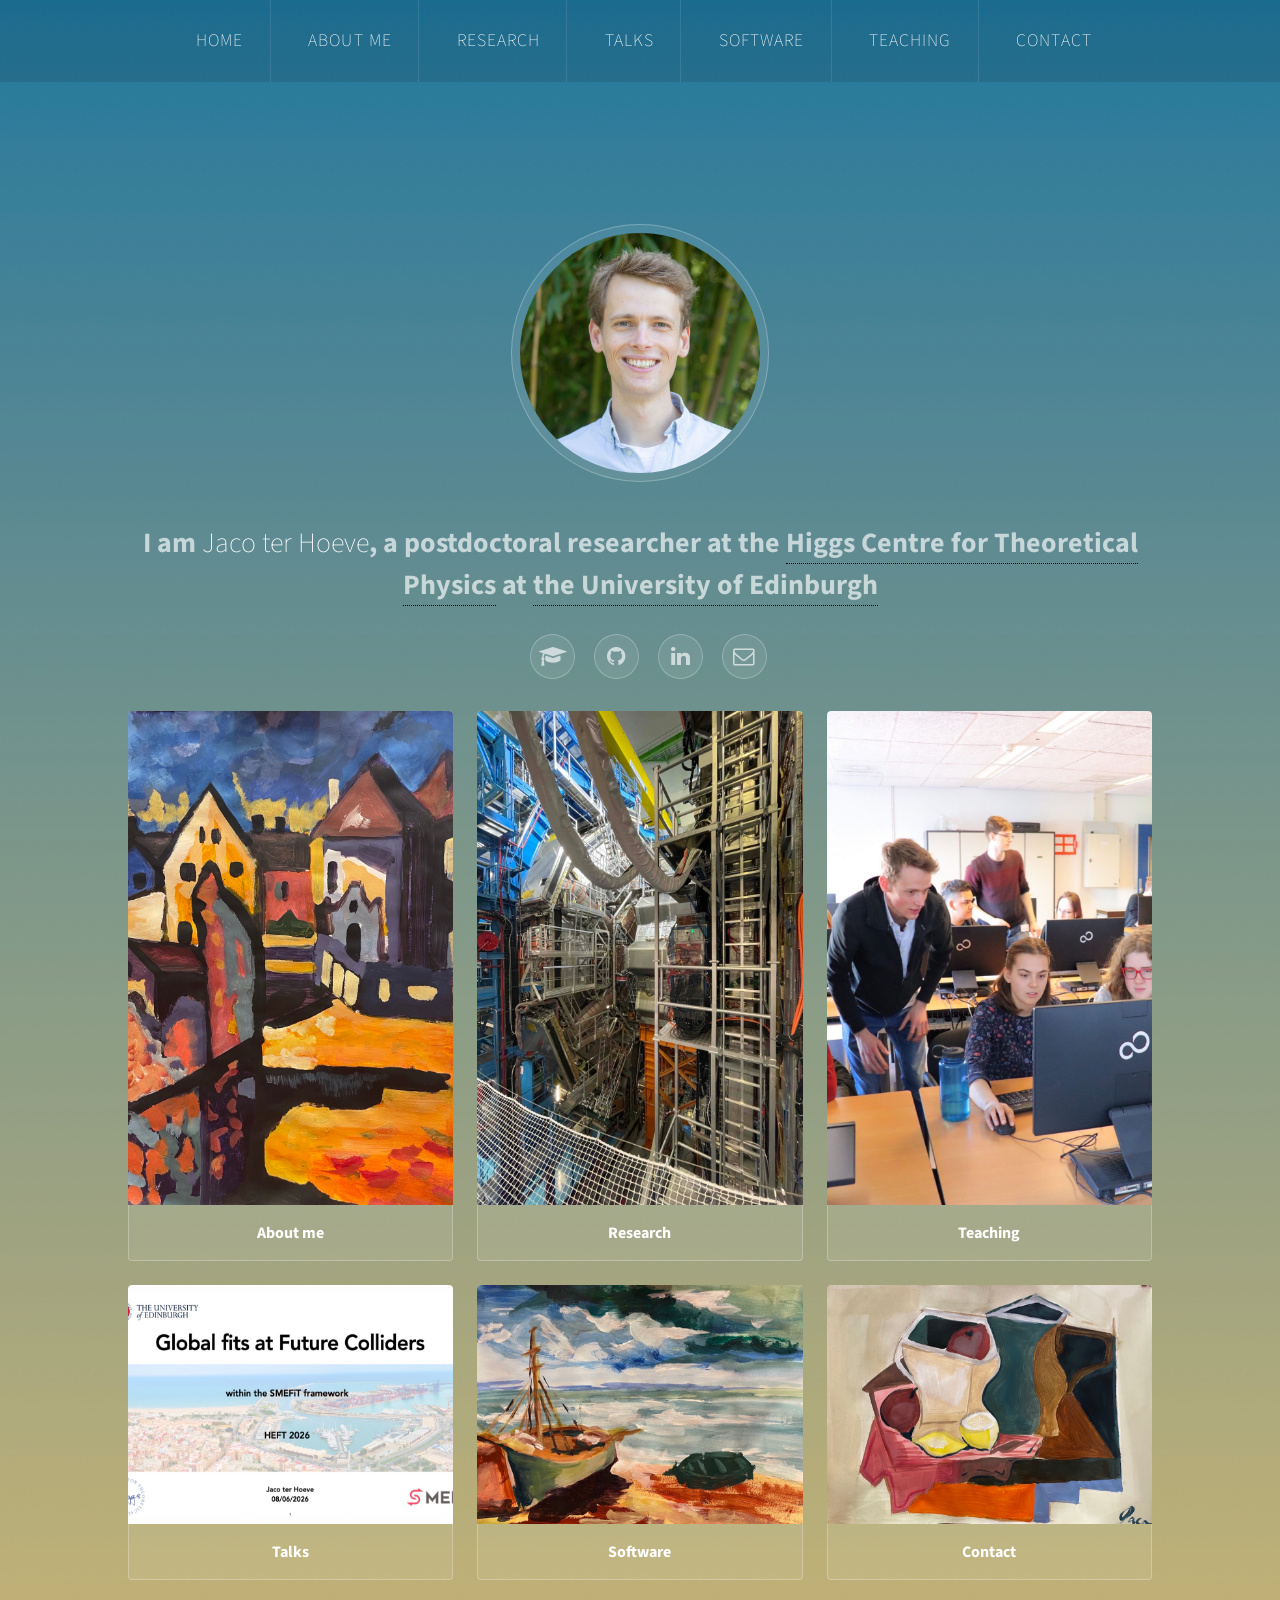
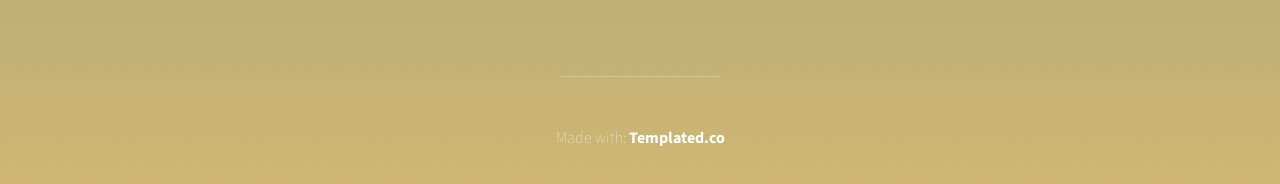
<file: index.html>
<!DOCTYPE HTML>
<!--
	Visualize by TEMPLATED
	templated.co @templatedco
	Released for free under the Creative Commons Attribution 3.0 license (templated.co/license)
-->
<html>
<head><title>Jaco ter Hoeve</title>
    <meta charset="utf-8">
    <meta name="robots" content="index, follow, max-image-preview:large, max-snippet:-1, max-video-preview:-1">
    <meta name="viewport" content="width=device-width, initial-scale=1">
    <link rel="stylesheet" href="assets/css/main.css">
    <script type="application/ld+json">
        {
            "@context":"https://schema.org",
            "@type":"Person",
            "name":"Jaco ter Hoeve",
            "image":"https://jacoterhoeve.com/images/avatar.jpg",
            "url":"https://jacoterhoeve.com",
            "sameAs":[
                "https://inspirehep.net/authors/2038934",
                "https://github.com/jacoterh",
                "https://www.linkedin.com/in/jaco-ter-hoeve/"
            ]
        }
    </script>
</head>
<body>


<!-- Wrapper -->
<div id="wrapper">
    <header id="header">

        <div id="nav-wrapper">
            <!-- Nav -->
            <nav id="nav">
                <input type="checkbox" id="check">
                <label for="check" class="checkbtn">
                    <i class="fa fa-bars"></i>
                </label>
                <ul>
                    <li class="active"><a href="index.html">Home</a></li>
                    <li><a href="aboutme.html">About me</a></li>
                    <li><a href="research.html">Research</a></li>
                    <li><a href="talks.html">Talks</a></li>
                    <li><a href="software.html">Software</a></li>
                    <li><a href="teaching.html">Teaching</a></li>
                    <li><a href="contact.html">Contact</a></li>
                </ul>
            </nav>
        </div>

        <!-- Header -->
        <span class="avatar"><img src="images/avatar.jpg" alt="" width="173" height="178"></span>
        <h1>I am <strong>Jaco ter Hoeve</strong>, a postdoctoral researcher at the <a href="https://higgs.ph.ed.ac.uk">Higgs
            Centre for Theoretical Physics</a> at <a
                href="https://www.ed.ac.uk">the University of Edinburgh</a></h1>
        <ul class="icons">
            <li>
            <li><a href="https://inspirehep.net/authors/2038934" class="icon style2 fa-graduation-cap"><span
                    class="label">Google Scholar</span></a></li>
            <li><a href="https://github.com/jacoterh" class="icon style2 fa-brand fa-github"><span
                    class="label">Github</span></a></li>
            <li><a href="https://www.linkedin.com/in/jaco-ter-hoeve/" class="icon style2 fa-brand fa-linkedin"><span
                    class="label">LinkedIn</span></a></li>
            <li><a href="./contact.html" class="icon style2 fa-envelope-o"><span class="label">Email</span></a></li>

        </ul>

        <!-- Main -->
        <section id="main">
            <!-- Thumbnails -->
            <section class="thumbnails">
                <div>
                    <a href="aboutme.html">
                        <img src="images/thumbs/01.jpg" alt="" width="346" height="494">
                        <h3 style="color: white">About me</h3>
                    </a>
                    <a href="talks.html">
                        <img src="images/thumbs/talks.jpg" alt="" width="346" height="239">
                        <h3 style="color: white">Talks</h3>
                    </a>
                </div>
                <div>
                    <a href="research.html">
                        <img src="images/thumbs/research_2.jpeg" alt="" width="346" height="494">
                        <h3 style="color: white">Research</h3>
                    </a>
                    <a href="software.html">
                        <img src="images/thumbs/news.jpg" alt="" width="346" height="239">
                        <h3 style="color: white">Software</h3>
                    </a>
                </div>
                <div>
                    <a href="teaching.html">
                        <img src="images/thumbs/teaching.jpg" alt="" width="346" height="494">
                        <h3 style="color: white">Teaching</h3>
                    </a>
                    <a href="contact.html">
                        <img src="images/thumbs/contact.jpg" alt="" width="346" height="239">
                        <h3 style="color: white">Contact</h3>
                    </a>
                </div>
            </section>
        </section>
    </header>
</div>
<div class="copyright">
    Made with: <a href="https://templated.co/">Templated.co</a>
</div>
<!-- Scripts -->
<script src="assets/js/jquery.min.js"></script>
<script src="assets/js/jquery.poptrox.min.js"></script>
<script src="assets/js/skel.min.js"></script>
<script src="assets/js/main.js"></script>
<script src="assets/js/nav.js"></script>
</body>
</html>
</file>
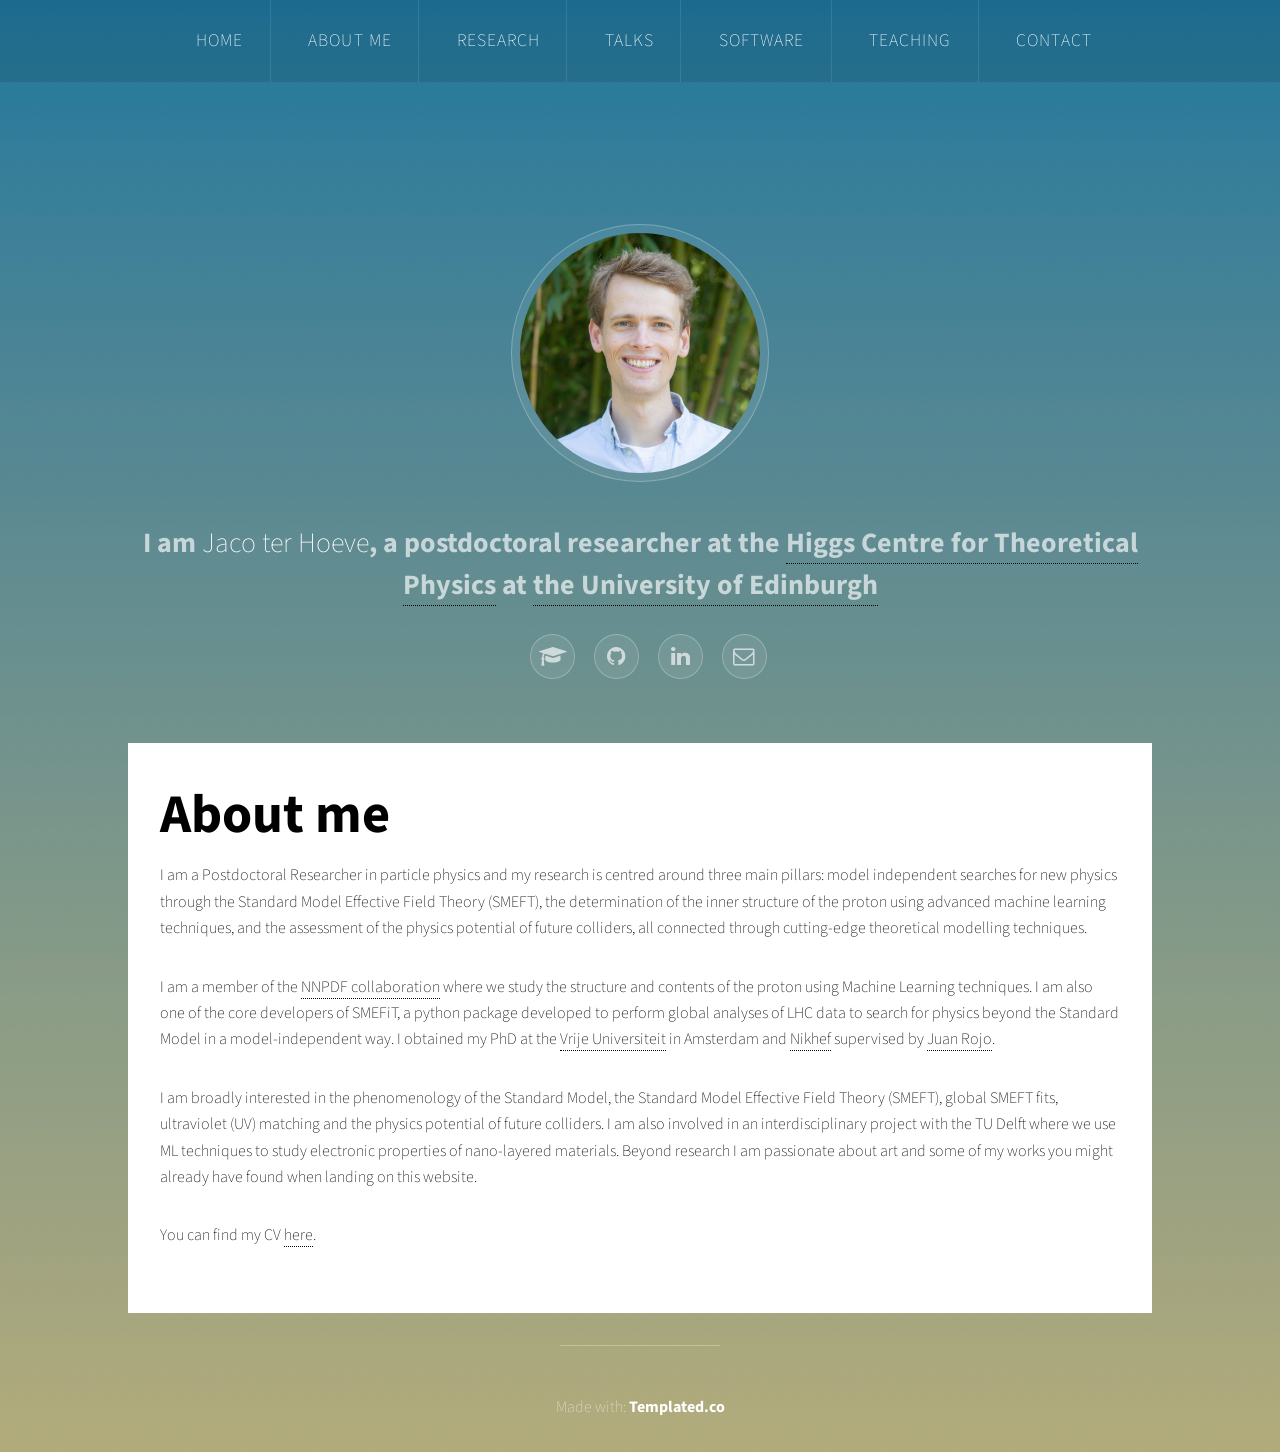
<file: aboutme.html>
<!DOCTYPE HTML>
<!--
	Visualize by TEMPLATED
	templated.co @templatedco
	Released for free under the Creative Commons Attribution 3.0 license (templated.co/license)
-->
<html>
<head><title>Jaco ter Hoeve</title>
    <meta charset="utf-8">
    <meta name="robots" content="index, follow, max-image-preview:large, max-snippet:-1, max-video-preview:-1">
    <meta name="viewport" content="width=device-width, initial-scale=1">
    <link rel="stylesheet" href="assets/css/main.css">
</head>
<body>


<!-- Wrapper -->
<div id="wrapper">

    <div id="nav-wrapper">
        <!-- Nav -->
        <nav id="nav">
            <input type="checkbox" id="check">
            <label for="check" class="checkbtn">
                <i class="fa fa-bars"></i>
            </label>
            <ul>
                <li><a href="index.html">Home</a></li>
                <li class="active"><a href="aboutme.html">About me</a></li>
                <li><a href="research.html">Research</a></li>
                <li><a href="talks.html">Talks</a></li>
                <li><a href="software.html">Software</a></li>
                <li><a href="teaching.html">Teaching</a></li>
                <li><a href="contact.html">Contact</a></li>
            </ul>
        </nav>
    </div>

    <!-- Header -->
    <header id="header"><span class="avatar"><img src="images/avatar.jpg" alt="" width="173" height="178"></span>
        <h1>I am <strong>Jaco ter Hoeve</strong>, a postdoctoral researcher at the <a href="https://higgs.ph.ed.ac.uk">Higgs Centre for Theoretical Physics</a> at <a
                href="https://www.ed.ac.uk">the University of Edinburgh</a></h1>
        <ul class="icons">
            <li>
            <li><a href="https://inspirehep.net/authors/2038934" class="icon style2 fa-graduation-cap"><span
                    class="label">Google Scholar</span></a></li>
            <li><a href="https://github.com/jacoterh" class="icon style2 fa-brand fa-github"><span
                    class="label">Github</span></a></li>
            <li><a href="https://www.linkedin.com/in/jaco-ter-hoeve/" class="icon style2 fa-brand fa-linkedin"><span
                    class="label">LinkedIn</span></a></li>
            <li><a href="./contact.html" class="icon style2 fa-envelope-o"><span class="label">Email</span></a></li>

        </ul>
    </header>

    <div id="content" class="container">
        <section>
            <header><h2>About me</h2>

            </header>
            <p>I am a Postdoctoral Researcher in particle physics and my research is centred around three main pillars: model
            independent searches for new physics through the Standard Model Effective Field Theory (SMEFT), the
determination of the inner structure of the proton using advanced machine learning techniques, and the assessment
of the physics potential of future colliders, all connected through cutting-edge theoretical modelling techniques.
               </p>
            <p>
               I am a member of the <a href="https://nnpdf.mi.infn.it">NNPDF collaboration</a> where we study
                the structure and contents of the proton using Machine Learning techniques. I am also one of the core developers of SMEFiT, a python package
                developed to perform global analyses of LHC data to search for physics beyond the Standard Model in a model-independent way. I obtained my PhD
                at the <a href="https://vu.nl">Vrije Universiteit</a> in Amsterdam and <a href="https://www.nikhef.nl">Nikhef</a> supervised by
                <a href="https://juanrojo.com">Juan Rojo</a>.
            </p>
            <p>I am broadly interested in the phenomenology of the Standard Model, the Standard Model Effective Field
            Theory (SMEFT), global SMEFT fits, ultraviolet (UV) matching and the physics potential of future colliders. I am also
            involved in an interdisciplinary project with the TU Delft where we use ML techniques to study electronic properties of nano-layered
            materials.  Beyond research I am passionate about art and some of my works you might already have found when landing on
                this website.
            </p>

            <p>You can find my CV <a href="docs/cv_jterhoeve.pdf">here</a>.</p>

        </section>
    </div>
</div>

</section><!-- Footer --></div>
<div class="copyright">
    Made with: <a href="https://templated.co/">Templated.co</a>
</div>
<!-- Scripts -->
<script src="assets/js/jquery.min.js"></script>
<script src="assets/js/jquery.poptrox.min.js"></script>
<script src="assets/js/skel.min.js"></script>
<script src="assets/js/main.js"></script>
<script src="assets/js/nav.js"></script>
</body>
</html>
</file>
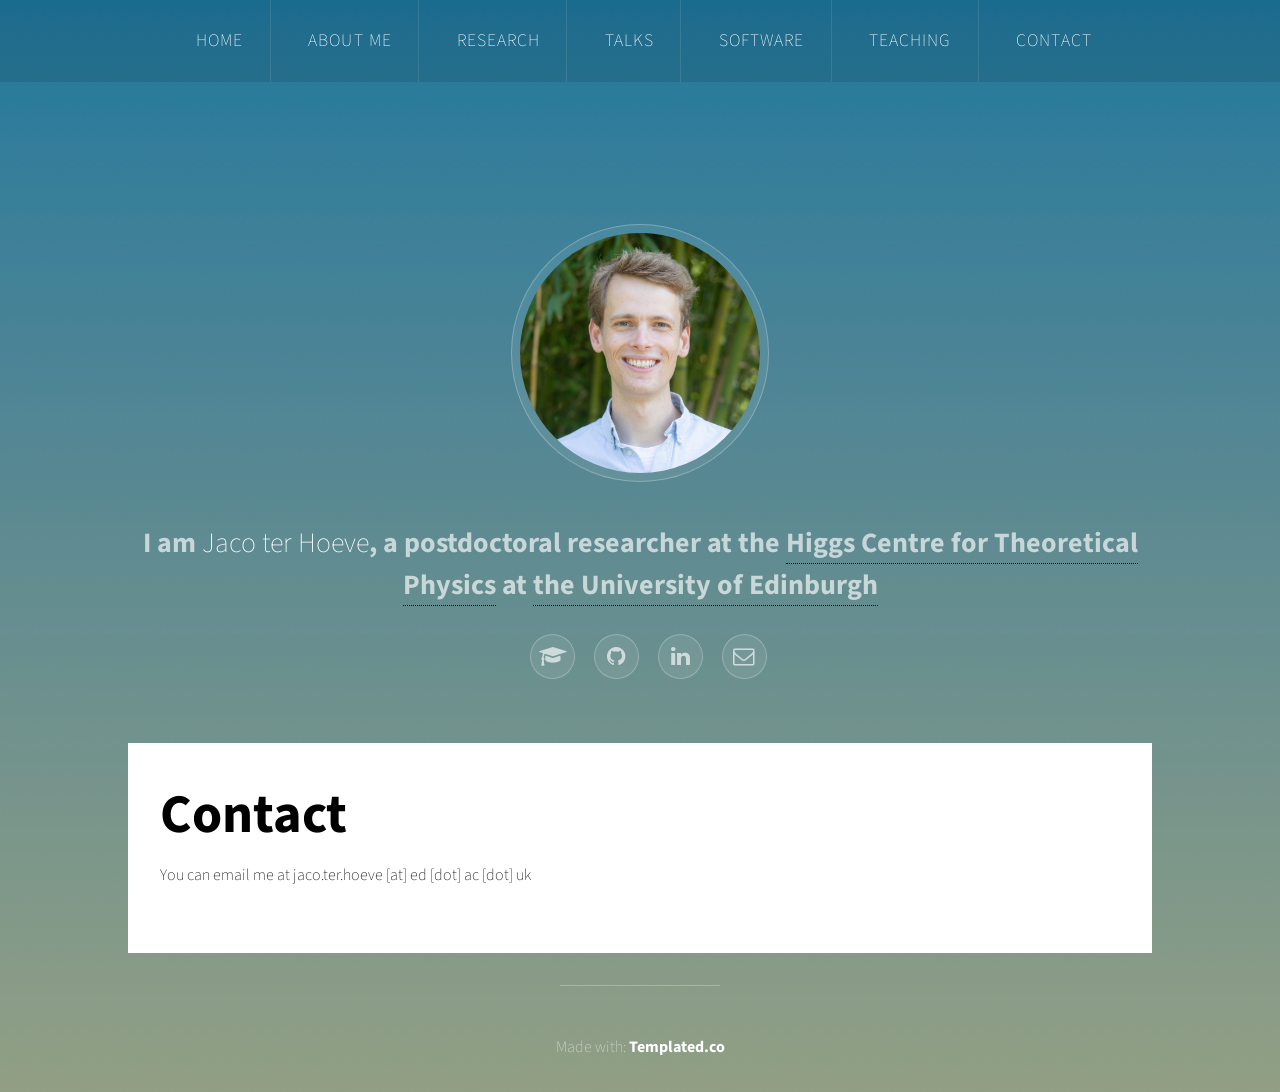
<file: contact.html>
<!DOCTYPE HTML>
<!--
	Visualize by TEMPLATED
	templated.co @templatedco
	Released for free under the Creative Commons Attribution 3.0 license (templated.co/license)
-->
<html>
<head><title>Jaco ter Hoeve</title>
    <meta charset="utf-8">
    <meta name="robots" content="index, follow, max-image-preview:large, max-snippet:-1, max-video-preview:-1">
    <meta name="viewport" content="width=device-width, initial-scale=1">
    <link rel="stylesheet" href="assets/css/main.css">
</head>
<body>


<!-- Wrapper -->
<div id="wrapper">

    <div id="nav-wrapper">
        <!-- Nav -->
        <nav id="nav">
			<input type="checkbox" id="check">
			<label for="check" class="checkbtn">
                <i class="fa fa-bars"></i>
			</label>
            <ul>
                <li><a href="index.html">Home</a></li>
                <li><a href="aboutme.html">About me</a></li>
                <li><a href="research.html">Research</a></li>
                <li><a href="talks.html">Talks</a></li>
                <li><a href="software.html">Software</a></li>
                <li><a href="teaching.html">Teaching</a></li>
                <li class="active"><a href="contact.html">Contact</a></li>
            </ul>
        </nav>
    </div>

    <!-- Header -->
    <header id="header"><span class="avatar"><img src="images/avatar.jpg" alt="" width="173" height="178"></span>
            <h1>I am <strong>Jaco ter Hoeve</strong>, a postdoctoral researcher at the <a href="https://higgs.ph.ed.ac.uk">Higgs Centre for Theoretical Physics</a> at <a
                href="https://www.ed.ac.uk">the University of Edinburgh</a></h1>
        <ul class="icons">
            <li>
            <li><a href="https://inspirehep.net/authors/2038934" class="icon style2 fa-graduation-cap"><span
                    class="label">Google Scholar</span></a></li>
            <li><a href="https://github.com/jacoterh" class="icon style2 fa-brand fa-github"><span
                    class="label">Github</span></a></li>
            <li><a href="https://www.linkedin.com/in/jaco-ter-hoeve/" class="icon style2 fa-brand fa-linkedin"><span
                    class="label">LinkedIn</span></a></li>
            <li><a href="./contact.html" class="icon style2 fa-envelope-o"><span class="label">Email</span></a></li>

        </ul>
    </header>
    <div id="content" class="container">
        <section>
            <header><h2>Contact</h2>

            </header>
            <p>
                You can email me at jaco.ter.hoeve [at] ed [dot] ac [dot] uk
            </p>

        </section>
    </div>
</div>

</section><!-- Footer --></div>
<div class="copyright">
    Made with: <a href="https://templated.co/">Templated.co</a>
</div>
<!-- Scripts -->
<script src="assets/js/jquery.min.js"></script>
<script src="assets/js/jquery.poptrox.min.js"></script>
<script src="assets/js/skel.min.js"></script>
<script src="assets/js/main.js"></script>
<script src="assets/js/nav.js"></script>
</body>
</html>
</file>
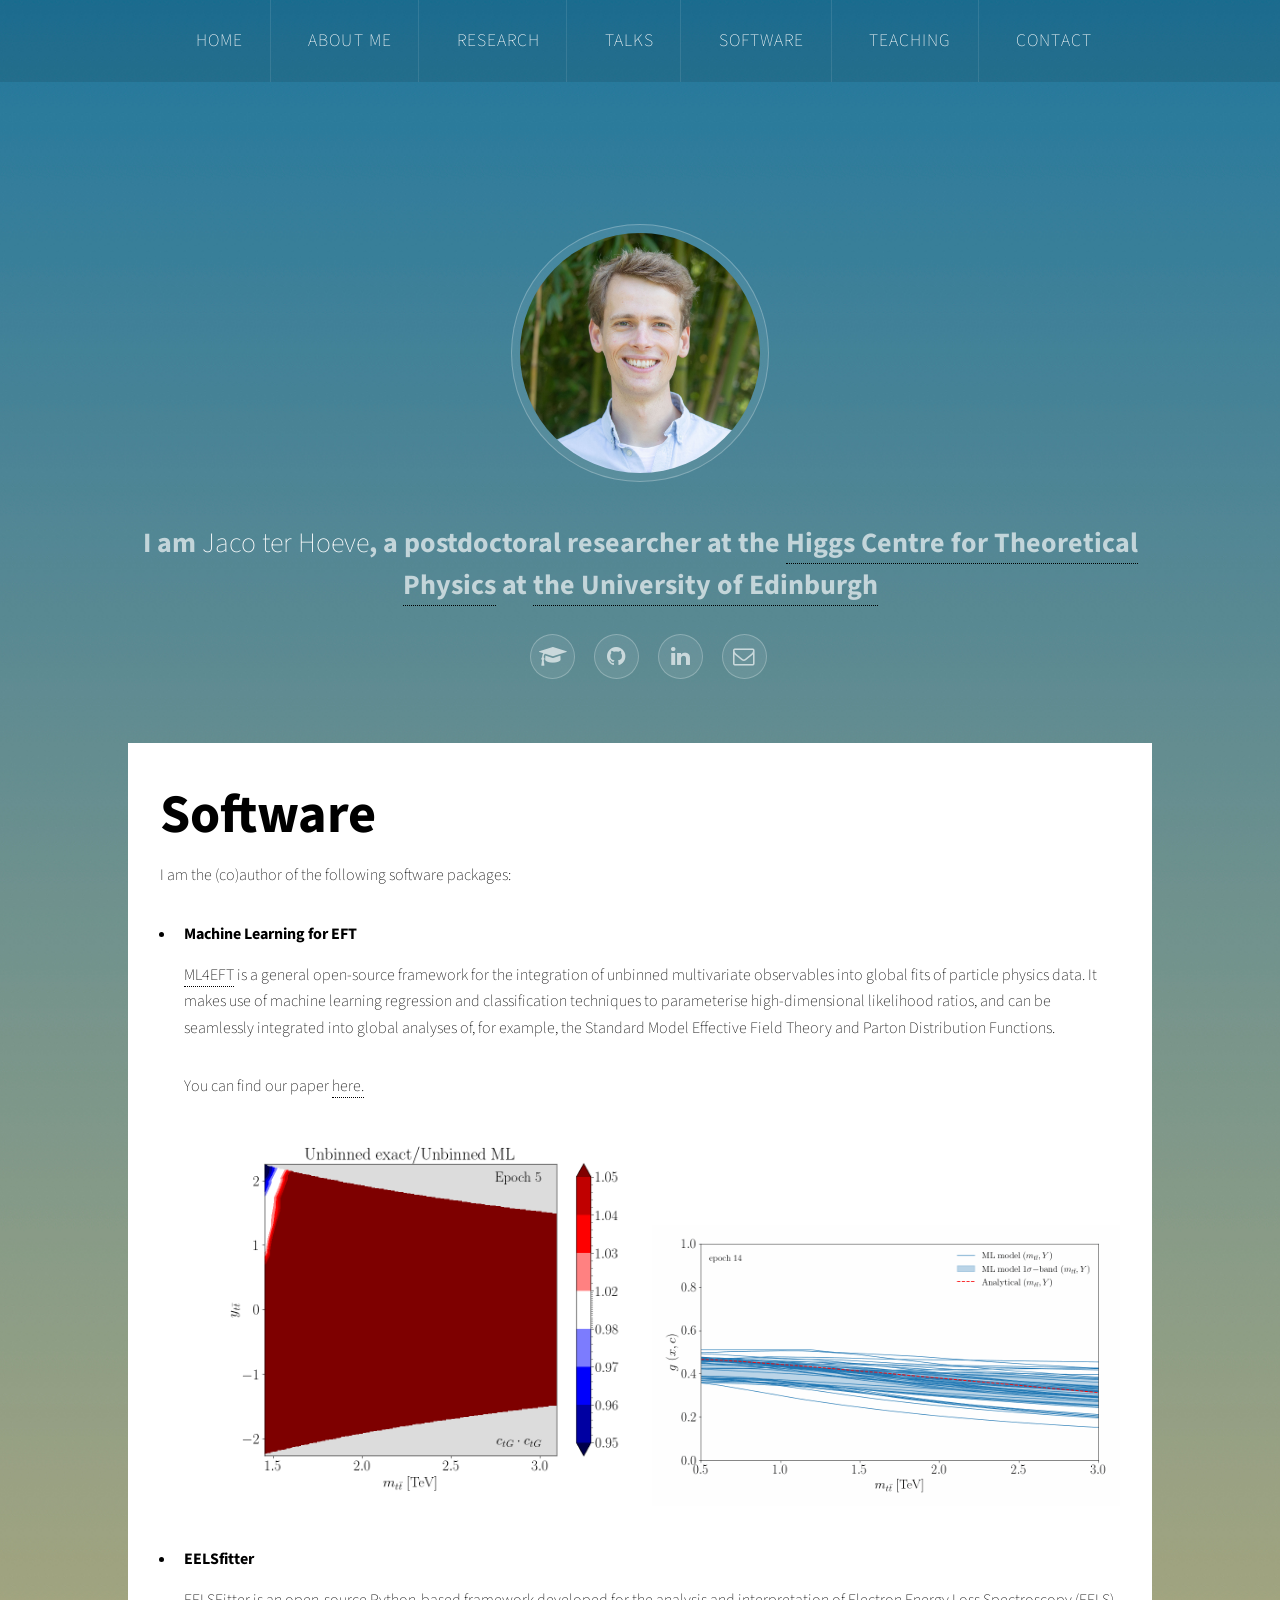
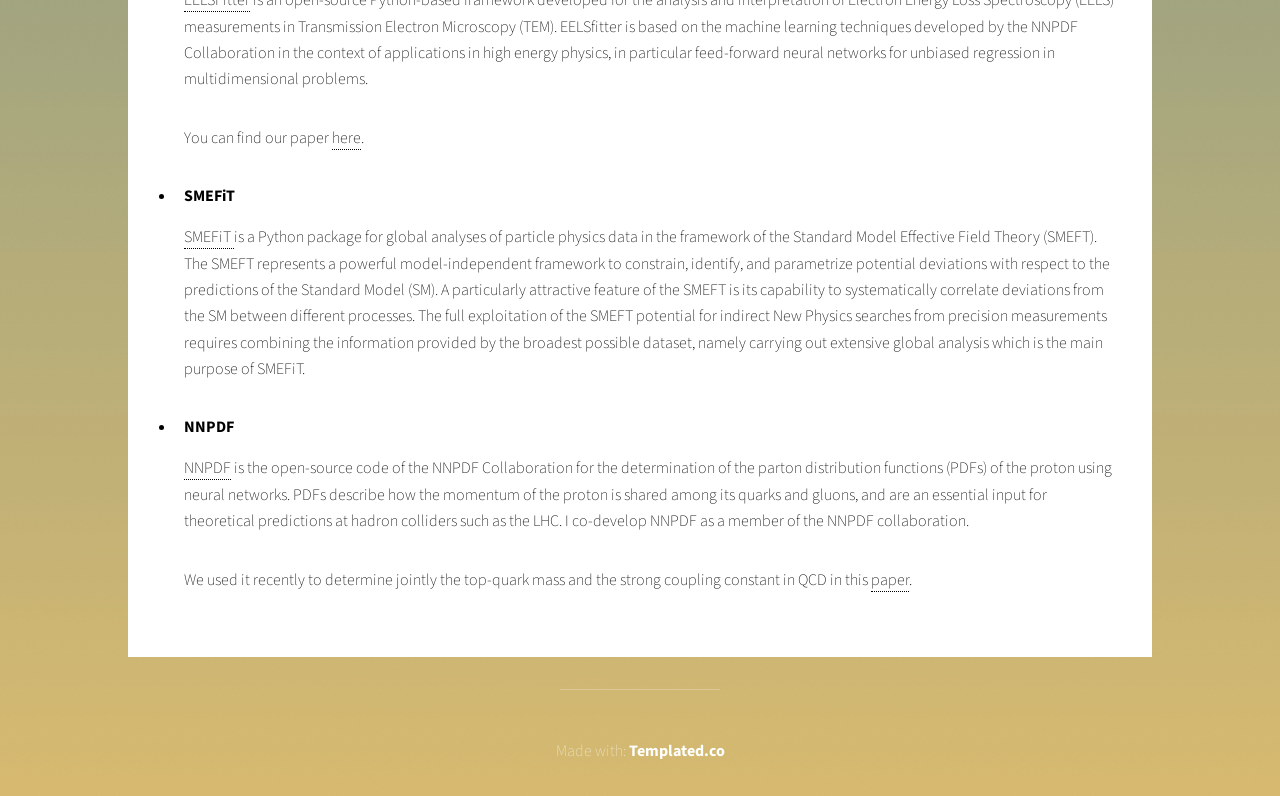
<file: software.html>
<!DOCTYPE HTML>
<!--
	Visualize by TEMPLATED
	templated.co @templatedco
	Released for free under the Creative Commons Attribution 3.0 license (templated.co/license)
-->
<html>
<head><title>Jaco ter Hoeve</title>
    <meta charset="utf-8">
    <meta name="robots" content="index, follow, max-image-preview:large, max-snippet:-1, max-video-preview:-1">
    <meta name="viewport" content="width=device-width, initial-scale=1">
    <link rel="stylesheet" href="assets/css/main.css">
</head>
<body>


<!-- Wrapper -->
<div id="wrapper">

    <div id="nav-wrapper">
        <!-- Nav -->
        <nav id="nav">
            <input type="checkbox" id="check">
            <label for="check" class="checkbtn">
                <i class="fa fa-bars"></i>
            </label>
            <ul>
                <li><a href="index.html">Home</a></li>
                <li><a href="aboutme.html">About me</a></li>
                <li><a href="research.html">Research</a></li>
                <li><a href="talks.html">Talks</a></li>
                <li class="active"><a href="software.html">Software</a></li>
                <li><a href="teaching.html">Teaching</a></li>
                <li><a href="contact.html">Contact</a></li>
            </ul>
        </nav>
    </div>

    <!-- Header -->
    <header id="header"><span class="avatar"><img src="images/avatar.jpg" alt="" width="173" height="178"></span>
        <h1>I am <strong>Jaco ter Hoeve</strong>, a postdoctoral researcher at the <a href="https://higgs.ph.ed.ac.uk">Higgs Centre for Theoretical Physics</a> at <a
                href="https://www.ed.ac.uk">the University of Edinburgh</a></h1>
        <ul class="icons">
            <li>
            <li><a href="https://inspirehep.net/authors/2038934" class="icon style2 fa-graduation-cap"><span
                    class="label">Google Scholar</span></a></li>
            <li><a href="https://github.com/jacoterh" class="icon style2 fa-brand fa-github"><span
                    class="label">Github</span></a></li>
            <li><a href="https://www.linkedin.com/in/jaco-ter-hoeve/" class="icon style2 fa-brand fa-linkedin"><span
                    class="label">LinkedIn</span></a></li>
            <li><a href="./contact.html" class="icon style2 fa-envelope-o"><span class="label">Email</span></a></li>

        </ul>
    </header>
    <div id="content" class="container">
        <section>
            <header><h2>Software</h2>
            </header>

            <p>I am the (co)author of the following software packages:</p>

            <ul>
                <li>
                    <h3>Machine Learning for EFT</h3>
                    <p><a href="https://lhcfitnikhef.github.io/ML4EFT">ML4EFT</a> is a general open-source framework for
                        the integration of unbinned multivariate observables into
                        global fits of particle physics data. It makes use of machine learning regression and
                        classification
                        techniques to parameterise high-dimensional likelihood ratios, and can be seamlessly integrated
                        into
                        global analyses of, for example, the Standard Model Effective Field Theory and Parton
                        Distribution
                        Functions.</p>

                    <p>You can find our paper <a
                            href="https://link.springer.com/article/10.1007/JHEP03(2023)033">here.</a></p>

                    <p><img src="images/anim_ctgre_ctgre_2d.gif" width="50%"><img src="images/anim_1d.gif" width="50%">
                    </p>
                </li>
                <li>
                    <h3>EELSfitter</h3>
                    <p>
                        <a href="https://lhcfitnikhef.github.io/EELSfitter/build/html/index.html">EELSFitter</a> is an
                            open-source Python-based framework developed for the analysis and interpretation of Electron
                            Energy Loss Spectroscopy (EELS) measurements in Transmission Electron Microscopy (TEM).
                            EELSfitter is based on the machine learning techniques developed by the NNPDF Collaboration
                            in the context of applications in high energy physics, in particular feed-forward neural
                            networks for unbiased regression in multidimensional problems.
                    </p>
                    <p>You can find our paper <a href="https://pubs.acs.org/doi/10.1021/acs.jpca.1c09566">here</a>.</p>
                </li>
                <li>
                    <h3>SMEFiT</h3>
                    <p>
                        <a href="https://smefit.science">SMEFiT </a>
                        is a Python package for global analyses of particle physics data in the framework of the
                        Standard Model Effective Field Theory (SMEFT). The SMEFT represents a powerful model-independent
                        framework to constrain, identify, and parametrize potential deviations with respect to the
                        predictions of the Standard Model (SM). A particularly attractive feature of the SMEFT is its
                        capability to systematically correlate deviations from the SM between different processes. The
                        full exploitation of the SMEFT potential for indirect New Physics searches from precision
                        measurements requires combining the information provided by the broadest possible dataset,
                        namely carrying out extensive global analysis which is the main purpose of SMEFiT.
                    </p>
                </li>
                <li>
                    <h3>NNPDF</h3>
                    <p>
                        <a href="https://docs.nnpdf.science">NNPDF</a> is the open-source code of the NNPDF
                        Collaboration for the determination of the parton distribution functions (PDFs) of the proton
                        using neural networks. PDFs describe how the momentum of the proton is shared among its quarks
                        and gluons, and are an essential input for theoretical predictions at hadron colliders such as
                        the LHC. I co-develop NNPDF as a member of the NNPDF collaboration.
                    </p>
                    <p>We used it recently to determine jointly the top-quark mass and the strong coupling constant in QCD in this <a
                            href="https://doi.org/10.1007/JHEP08(2026)159">paper</a>.</p>
                </li>
            </ul>


        </section>
    </div>
</div>

</section><!-- Footer --></div>
<div class="copyright">
    Made with: <a href="https://templated.co/">Templated.co</a>
</div>
<!-- Scripts -->
<script src="assets/js/jquery.min.js"></script>
<script src="assets/js/jquery.poptrox.min.js"></script>
<script src="assets/js/skel.min.js"></script>
<script src="assets/js/main.js"></script>
<script src="assets/js/nav.js"></script>
</body>
</html>
</file>
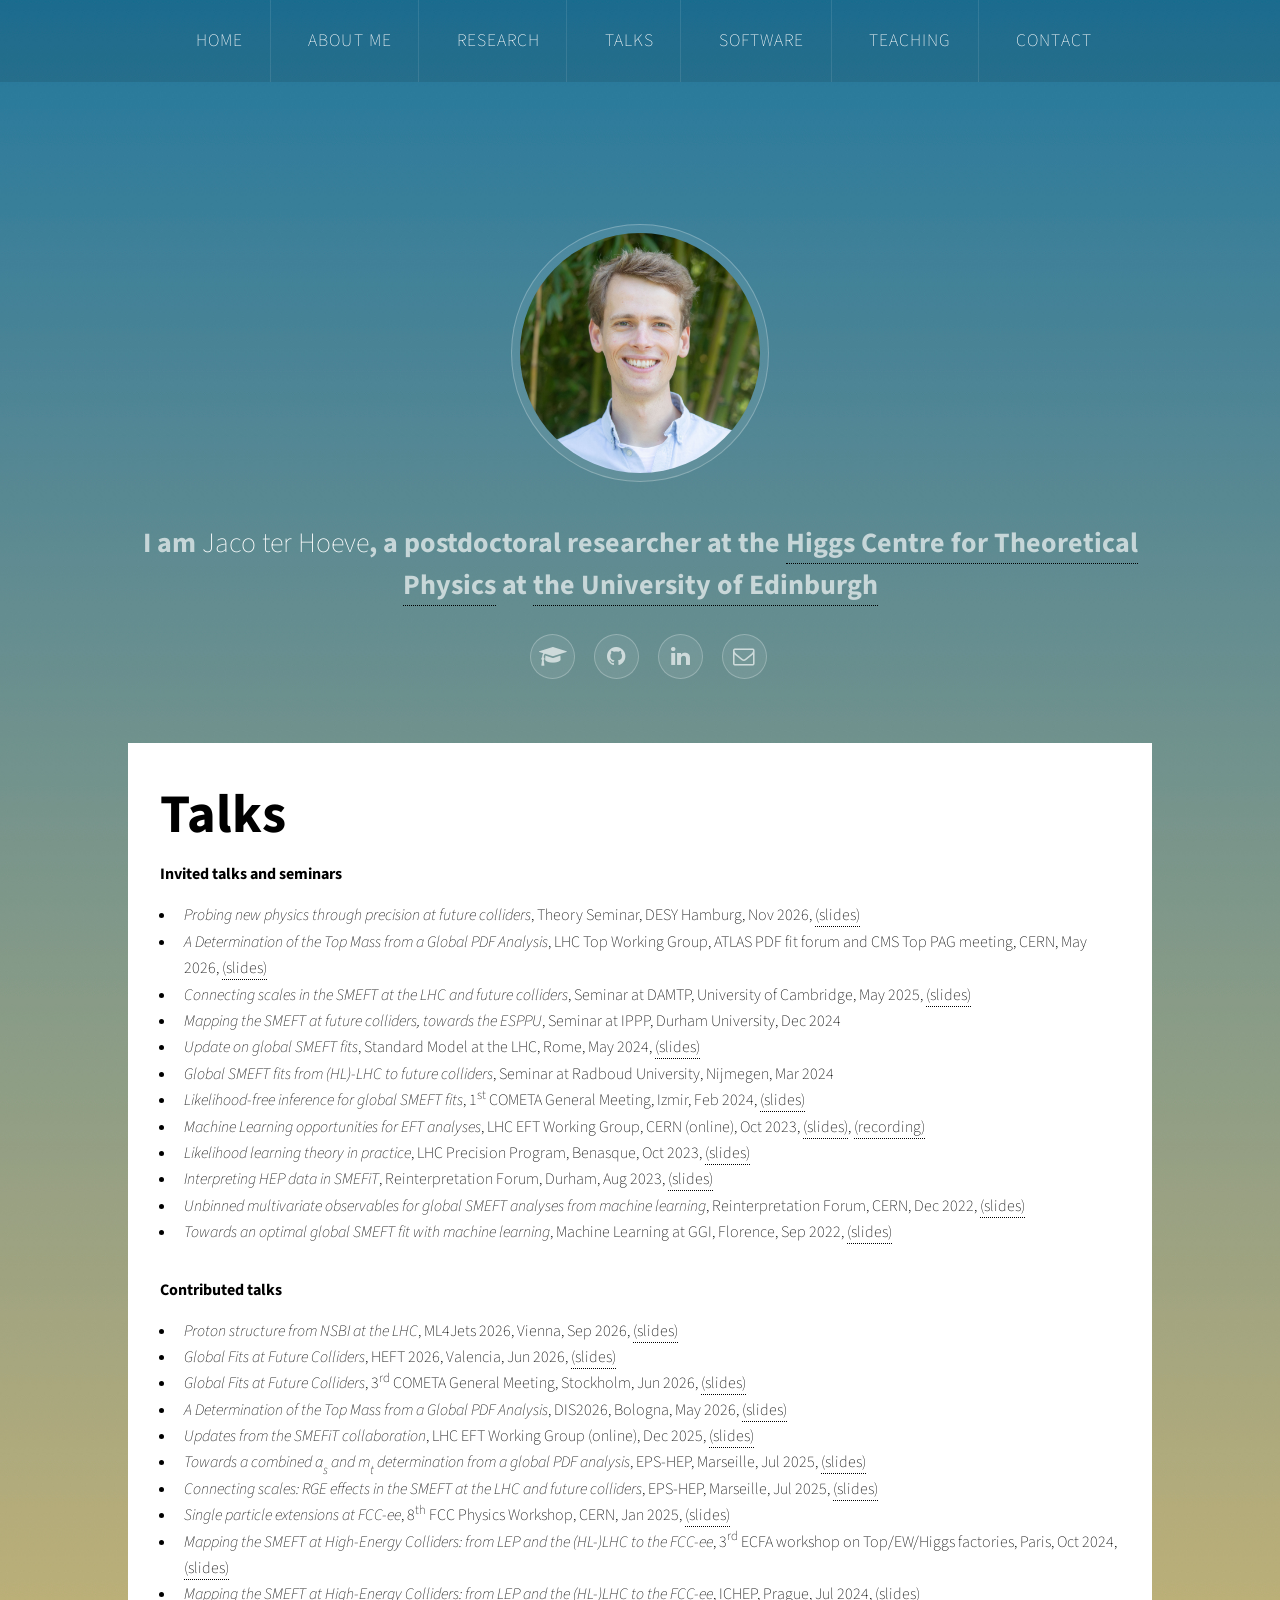
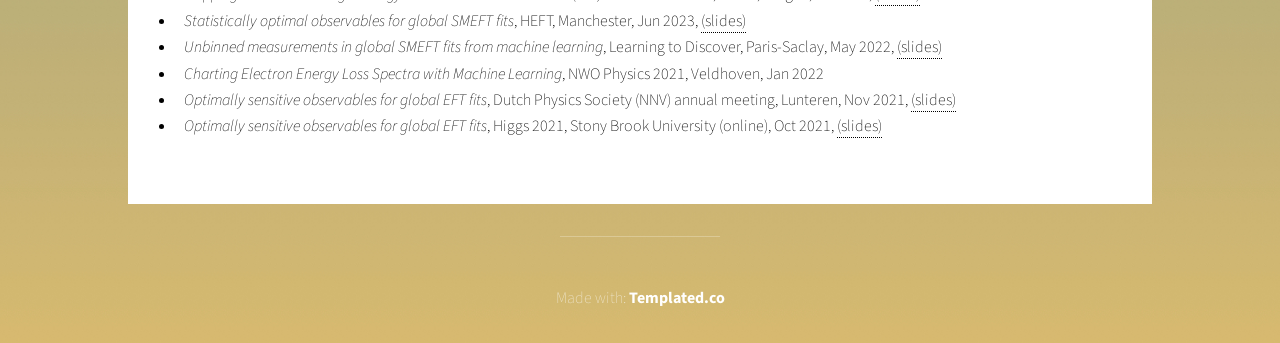
<file: talks.html>
<!DOCTYPE HTML>
<!--
	Visualize by TEMPLATED
	templated.co @templatedco
	Released for free under the Creative Commons Attribution 3.0 license (templated.co/license)
-->
<html>
<head><title>Jaco ter Hoeve</title>
    <meta charset="utf-8">
    <meta name="robots" content="index, follow, max-image-preview:large, max-snippet:-1, max-video-preview:-1">
    <meta name="viewport" content="width=device-width, initial-scale=1">
    <link rel="stylesheet" href="assets/css/main.css">
</head>
<body>


<!-- Wrapper -->
<div id="wrapper">

    <div id="nav-wrapper">
        <!-- Nav -->
        <nav id="nav">
			<input type="checkbox" id="check">
			<label for="check" class="checkbtn">
                <i class="fa fa-bars"></i>
			</label>
            <ul>
                <li><a href="index.html">Home</a></li>
                <li><a href="aboutme.html">About me</a></li>
                <li><a href="research.html">Research</a></li>
                <li class="active"><a href="talks.html">Talks</a></li>
                <li><a href="software.html">Software</a></li>
                <li><a href="teaching.html">Teaching</a></li>
                <li><a href="contact.html">Contact</a></li>
            </ul>
        </nav>
    </div>

    <!-- Header -->
    <header id="header"><span class="avatar"><img src="images/avatar.jpg" alt="" width="173" height="178"></span>
        <h1>I am <strong>Jaco ter Hoeve</strong>, a postdoctoral researcher at the <a href="https://higgs.ph.ed.ac.uk">Higgs Centre for Theoretical Physics</a> at <a
                href="https://www.ed.ac.uk">the University of Edinburgh</a></h1>
        <ul class="icons">
            <li>
            <li><a href="https://inspirehep.net/authors/2038934" class="icon style2 fa-graduation-cap"><span
                    class="label">Google Scholar</span></a></li>
            <li><a href="https://github.com/jacoterh" class="icon style2 fa-brand fa-github"><span
                    class="label">Github</span></a></li>
            <li><a href="https://www.linkedin.com/in/jaco-ter-hoeve/" class="icon style2 fa-brand fa-linkedin"><span
                    class="label">LinkedIn</span></a></li>
            <li><a href="./contact.html" class="icon style2 fa-envelope-o"><span class="label">Email</span></a></li>

        </ul>
    </header>
    <div id="content" class="container">
        <section>
            <header><h2>Talks</h2>
            </header>
            <h3>Invited talks and seminars</h3>
            <ul>
                <li><i>Probing new physics through precision at future colliders</i>, Theory Seminar, DESY Hamburg, Nov 2026, <a href="https://indico.desy.de/event/54404/attachments/107073/150536/seminar-DESY-terHoeve.pdf">(slides)</a></li>
                <li><i>A Determination of the Top Mass from a Global PDF Analysis</i>, LHC Top Working Group, ATLAS PDF fit forum and CMS Top PAG meeting, CERN, May 2026, <a href="https://indico.cern.ch/event/1674087/contributions/7074718/attachments/3282261/5865872/JtH-LHC-TOP-WG.pdf">(slides)</a></li>
                <li><i>Connecting scales in the SMEFT at the LHC and future colliders</i>, Seminar at DAMTP, University of Cambridge, May 2025, <a href="./docs/terHoeve_DAMTP_seminar.pdf">(slides)</a></li>
                <li><i>Mapping the SMEFT at future colliders, towards the ESPPU</i>, Seminar at IPPP, Durham University, Dec 2024</li>
                <li><i>Update on global SMEFT fits</i>, Standard Model at the LHC, Rome, May 2024, <a href="https://indico.cern.ch/event/1346940/contributions/5785254/attachments/2853461/4989637/terHoeve_smatlhc_24.pdf">(slides)</a></li>
                <li><i>Global SMEFT fits from (HL)-LHC to future colliders</i>, Seminar at Radboud University, Nijmegen, Mar 2024</li>
                <li><i>Likelihood-free inference for global SMEFT fits</i>, 1<sup>st</sup> COMETA General Meeting, Izmir, Feb 2024, <a href="https://indico.cern.ch/event/1334055/contributions/5815056/attachments/2809972/4983775/COMETA_terHoeve.pdf">(slides)</a></li>
                <li><i>Machine Learning opportunities for EFT analyses</i>, LHC EFT Working Group, CERN (online), Oct 2023, <a href="https://indico.cern.ch/event/1331690/contributions/5621763/attachments/2739651/4765392/LHCEFTWG_terHoeve.pdf">(slides)</a>, <a href="https://indico.cern.ch/event/1331690/attachments/2740025/4766089/video1424185110.mp4">(recording)</a></li>
                <li><i>Likelihood learning theory in practice</i>, LHC Precision Program, Benasque, Oct 2023, <a href="https://indico.cern.ch/event/1321700/contributions/5595837/attachments/2728174/4741792/benasque_2023_ML4EFT.pdf">(slides)</a></li>
                <li><i>Interpreting HEP data in SMEFiT</i>, Reinterpretation Forum, Durham, Aug 2023, <a href="https://conference.ippp.dur.ac.uk/event/1178/contributions/6444/attachments/5038/6440/RIF2023_terHoeve.pdf">(slides)</a></li>
                <li><i>Unbinned multivariate observables for global SMEFT analyses from machine learning</i>, Reinterpretation Forum, CERN, Dec 2022, <a href="https://indico.cern.ch/event/1197680/contributions/5144175/attachments/2566015/4425034/terhoeve_rifcern_221214.pdf">(slides)</a></li>
                <li><i>Towards an optimal global SMEFT fit with machine learning</i>, Machine Learning at GGI, Florence, Sep 2022, <a href="https://agenda.infn.it/event/32052/contributions/178137/attachments/96071/132192/GGI_terHoeve.pdf">(slides)</a></li>
            </ul>

            <h3>Contributed talks</h3>
            <ul>
                <li><i>Proton structure from NSBI at the LHC</i>, ML4Jets 2026, Vienna, Sep 2026, <a href="https://indico.global/event/15240/contributions/165277/attachments/76353/148143/ML4JETS-JtH.pdf">(slides)</a></li>
                <li><i>Global Fits at Future Colliders</i>, HEFT 2026, Valencia, Jun 2026, <a href="https://indico.cern.ch/event/1609241/contributions/7048029/attachments/3290073/5882457/HEFT26-JtH.pdf">(slides)</a></li>
                <li><i>Global Fits at Future Colliders</i>, 3<sup>rd</sup> COMETA General Meeting, Stockholm, Jun 2026, <a href="https://indico.cern.ch/event/1616526/contributions/7005123/attachments/3286488/5875563/COMETA-GM3-JtH.pdf">(slides)</a></li>
                <li><i>A Determination of the Top Mass from a Global PDF Analysis</i>, DIS2026, Bologna, May 2026, <a href="https://agenda.infn.it/event/47074/contributions/289517/attachments/149588/228789/JtH-DIS2026.pdf">(slides)</a></li>
                <li><i>Updates from the SMEFiT collaboration</i>, LHC EFT Working Group (online), Dec 2025, <a href="https://indico.cern.ch/event/1543731/contributions/6729145/attachments/3184157/5665051/terHoeve-LHCEFTWG-250312.pdf">(slides)</a></li>
                <li><i>Towards a combined &alpha;<sub>s</sub> and m<sub>t</sub> determination from a global PDF analysis</i>, EPS-HEP, Marseille, Jul 2025, <a href="https://indico.in2p3.fr/event/33627/contributions/154980/attachments/93940/144010/EPS-HEP-terHoeve-mtop.pdf">(slides)</a></li>
                <li><i>Connecting scales: RGE effects in the SMEFT at the LHC and future colliders</i>, EPS-HEP, Marseille, Jul 2025, <a href="https://indico.in2p3.fr/event/33627/contributions/154945/attachments/94265/145535/EPS-HEP-terHoeve-RGE.pdf">(slides)</a></li>
                <li><i>Single particle extensions at FCC-ee</i>, 8<sup>th</sup> FCC Physics Workshop, CERN, Jan 2025, <a href="https://indico.cern.ch/event/1439509/contributions/6286726/attachments/2995141/5277408/FCC_workshop_terHoeve.pdf">(slides)</a></li>
                <li><i>Mapping the SMEFT at High-Energy Colliders: from LEP and the (HL-)LHC to the FCC-ee</i>, 3<sup>rd</sup> ECFA workshop on Top/EW/Higgs factories, Paris, Oct 2024, <a href="https://indico.in2p3.fr/event/32629/contributions/142543/attachments/87369/131884/ecfa_paris_24_JtH.pdf">(slides)</a></li>
                <li><i>Mapping the SMEFT at High-Energy Colliders: from LEP and the (HL-)LHC to the FCC-ee</i>, ICHEP, Prague, Jul 2024, <a href="https://indico.cern.ch/event/1291157/contributions/5876807/attachments/2899427/5084193/terHoeve_ICHEP_24.pdf">(slides)</a></li>
                <li><i>Statistically optimal observables for global SMEFT fits</i>, HEFT, Manchester, Jun 2023, <a href="https://indico.cern.ch/event/1234517/contributions/5402343/attachments/2668863/4625704/heft_2023_terhoeve_static.pdf">(slides)</a></li>
                <li><i>Unbinned measurements in global SMEFT fits from machine learning</i>, Learning to Discover, Paris-Saclay, May 2022, <a href="https://indico.ijclab.in2p3.fr/event/5999/contributions/25137/attachments/18790/25273/learning_to_discover_slides.pptx">(slides)</a></li>
                <li><i>Charting Electron Energy Loss Spectra with Machine Learning</i>, NWO Physics 2021, Veldhoven, Jan 2022</li>
                <li><i>Optimally sensitive observables for global EFT fits</i>, Dutch Physics Society (NNV) annual meeting, Lunteren, Nov 2021, <a href="https://indico.nikhef.nl/event/3265/contributions/11642/attachments/5332/6604/slides_lunteren.pdf">(slides)</a></li>
                <li><i>Optimally sensitive observables for global EFT fits</i>, Higgs 2021, Stony Brook University (online), Oct 2021, <a href="https://indico.cern.ch/event/1030068/contributions/4479687/attachments/2329109/3968448/slides_higgs21.pdf">(slides)</a></li>
            </ul>

        </section>
    </div>
</div>

</section><!-- Footer --></div>
<div class="copyright">
    Made with: <a href="https://templated.co/">Templated.co</a>
</div>
<!-- Scripts -->
<script src="assets/js/jquery.min.js"></script>
<script src="assets/js/jquery.poptrox.min.js"></script>
<script src="assets/js/skel.min.js"></script>
<script src="assets/js/main.js"></script>
<script src="assets/js/nav.js"></script>
</body>
</html>
</file>
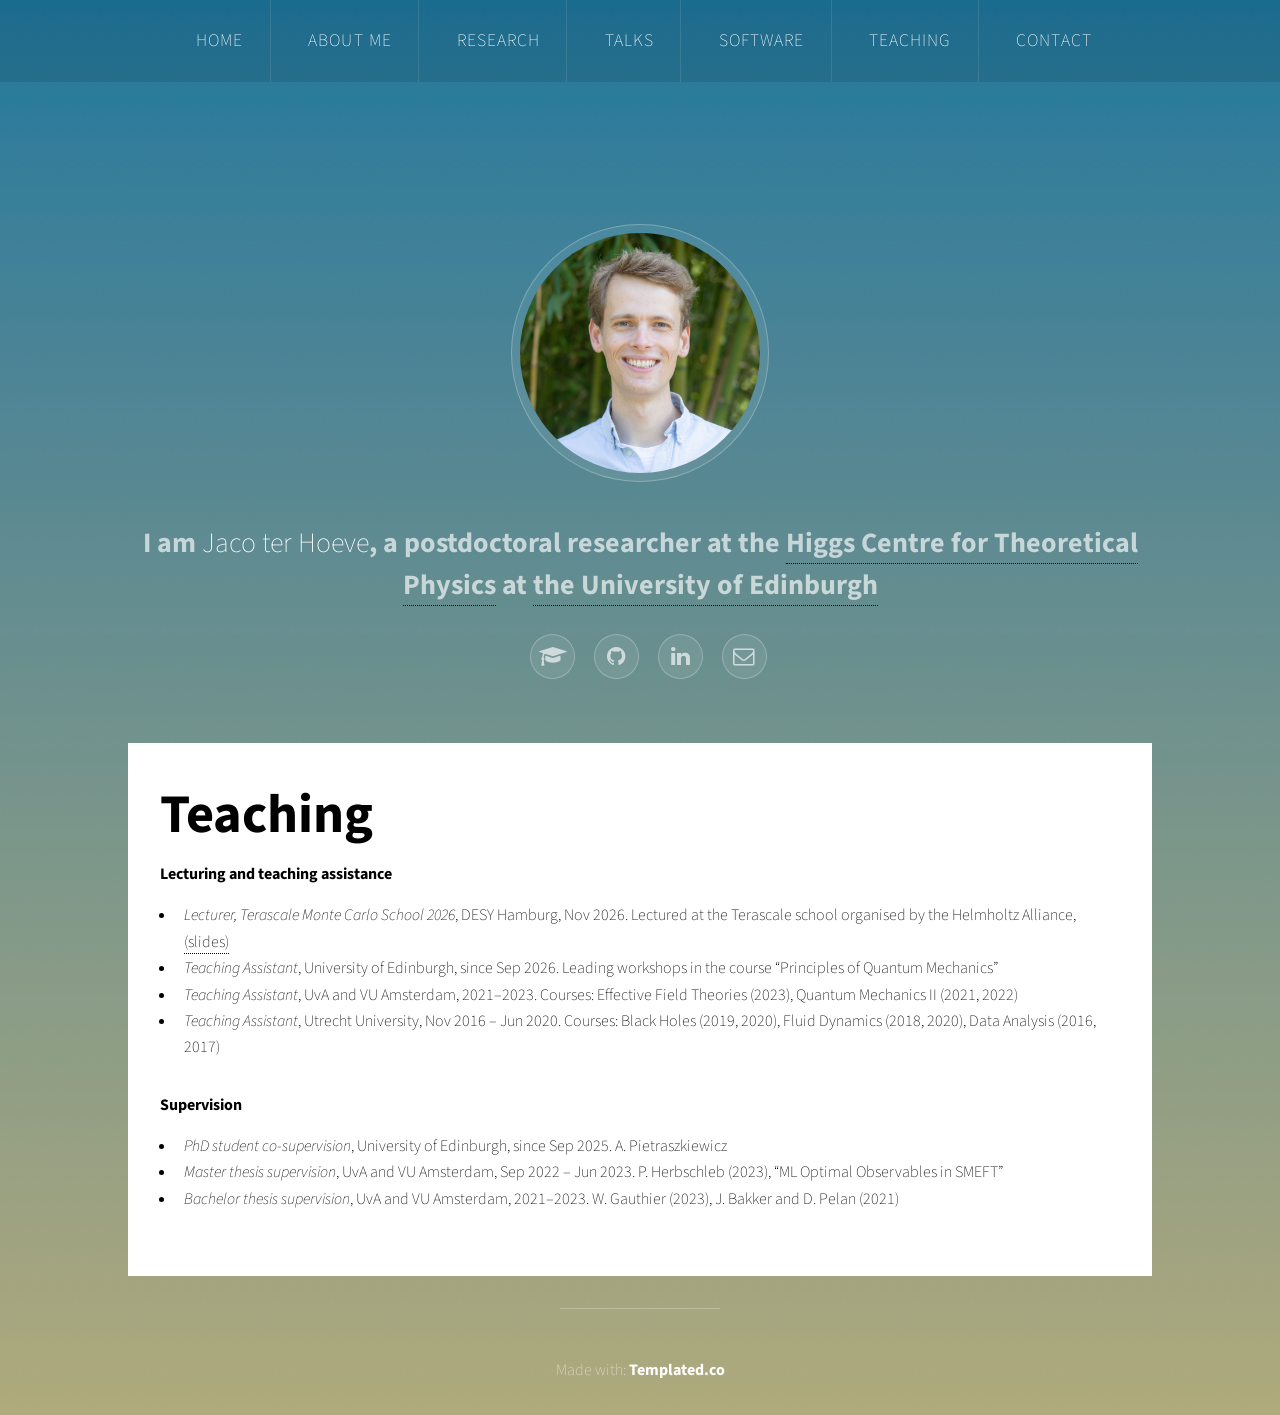
<file: teaching.html>
<!DOCTYPE HTML>
<!--
	Visualize by TEMPLATED
	templated.co @templatedco
	Released for free under the Creative Commons Attribution 3.0 license (templated.co/license)
-->
<html>
<head><title>Jaco ter Hoeve</title>
    <meta charset="utf-8">
    <meta name="robots" content="index, follow, max-image-preview:large, max-snippet:-1, max-video-preview:-1">
    <meta name="viewport" content="width=device-width, initial-scale=1">
    <link rel="stylesheet" href="assets/css/main.css">
</head>
<body>


<!-- Wrapper -->
<div id="wrapper">

    <div id="nav-wrapper">
        <!-- Nav -->
        <nav id="nav">
			<input type="checkbox" id="check">
			<label for="check" class="checkbtn">
                <i class="fa fa-bars"></i>
			</label>
            <ul>
                <li><a href="index.html">Home</a></li>
                <li><a href="aboutme.html">About me</a></li>
                <li><a href="research.html">Research</a></li>
                <li><a href="talks.html">Talks</a></li>
                <li><a href="software.html">Software</a></li>
                <li class="active"><a href="teaching.html">Teaching</a></li>
                <li><a href="contact.html">Contact</a></li>
            </ul>
        </nav>
    </div>

    <!-- Header -->
    <header id="header"><span class="avatar"><img src="images/avatar.jpg" alt="" width="173" height="178"></span>
        <h1>I am <strong>Jaco ter Hoeve</strong>, a postdoctoral researcher at the <a href="https://higgs.ph.ed.ac.uk">Higgs Centre for Theoretical Physics</a> at <a
                href="https://www.ed.ac.uk">the University of Edinburgh</a></h1>
        <ul class="icons">
            <li>
            <li><a href="https://inspirehep.net/authors/2038934" class="icon style2 fa-graduation-cap"><span
                    class="label">Google Scholar</span></a></li>
            <li><a href="https://github.com/jacoterh" class="icon style2 fa-brand fa-github"><span
                    class="label">Github</span></a></li>
            <li><a href="https://www.linkedin.com/in/jaco-ter-hoeve/" class="icon style2 fa-brand fa-linkedin"><span
                    class="label">LinkedIn</span></a></li>
            <li><a href="./contact.html" class="icon style2 fa-envelope-o"><span class="label">Email</span></a></li>

        </ul>
    </header>
    <div id="content" class="container">
        <section>
            <header><h2>Teaching</h2>
                
            </header>
            <h3>Lecturing and teaching assistance</h3>
            <ul>
                <li><i>Lecturer, Terascale Monte Carlo School 2026</i>, DESY Hamburg, Nov 2026. Lectured at the Terascale school organised by the Helmholtz Alliance, <a href="https://indico.desy.de/event/52289/contributions/199311/attachments/107081/150546/pdf-slides.pdf">(slides)</a></li>
                <li><i>Teaching Assistant</i>, University of Edinburgh, since Sep 2026. Leading workshops in the course &ldquo;Principles of Quantum Mechanics&rdquo;</li>
                <li><i>Teaching Assistant</i>, UvA and VU Amsterdam, 2021&ndash;2023. Courses: Effective Field Theories (2023), Quantum Mechanics II (2021, 2022)</li>
                <li><i>Teaching Assistant</i>, Utrecht University, Nov 2016 &ndash; Jun 2020. Courses: Black Holes (2019, 2020), Fluid Dynamics (2018, 2020), Data Analysis (2016, 2017)</li>
            </ul>

            <h3>Supervision</h3>
            <ul>
                <li><i>PhD student co-supervision</i>, University of Edinburgh, since Sep 2025. A. Pietraszkiewicz</li>
                <li><i>Master thesis supervision</i>, UvA and VU Amsterdam, Sep 2022 &ndash; Jun 2023. P. Herbschleb (2023), &ldquo;ML Optimal Observables in SMEFT&rdquo;</li>
                <li><i>Bachelor thesis supervision</i>, UvA and VU Amsterdam, 2021&ndash;2023. W. Gauthier (2023), J. Bakker and D. Pelan (2021)</li>
            </ul>

        </section>
    </div>
</div>

</section><!-- Footer --></div>
<div class="copyright">
    Made with: <a href="https://templated.co/">Templated.co</a>
</div>
<!-- Scripts -->
<script src="assets/js/jquery.min.js"></script>
<script src="assets/js/jquery.poptrox.min.js"></script>
<script src="assets/js/skel.min.js"></script>
<script src="assets/js/nav.js"></script>
</body>
</html>
</file>
<file: assets/css/main.css>
@charset "UTF-8";
@import url(font-awesome.min.css);
@import url("//fonts.googleapis.com/css?family=Source+Sans+Pro:200");

/*
	Visualize by TEMPLATED
	templated.co @templatedco
	Released for free under the Creative Commons Attribution 3.0 license (templated.co/license)
*/

/* Reset */

/*
INSPIRE LAODER

 */

.paper-box {
    border: 1px solid #ddd;
    background-color: #f9f9f9;
    padding: 1em;
    margin-bottom: 1.5em;
    border-radius: 10px;
    box-shadow: 0 2px 5px rgba(0, 0, 0, 0.05);
}

.paper-title {
    font-size: 1.2em;
    font-weight: bold;
    color: #003366;
    text-decoration: none;
}

.paper-title:hover {
    text-decoration: underline;
}

.paper-meta {
    font-size: 0.9em;
    color: #555;
    margin-top: 0.2em;
}

.paper-authors,
.paper-abstract {
    margin-top: 0.6em;
    font-size: 0.95em;
    line-height: 1.4;
}

.paper-abstract strong,
.paper-authors strong {
    font-weight: bold;
    color: black
}

.paper-abstract {
    display: -webkit-box;
    -webkit-line-clamp: 4;
    -webkit-box-orient: vertical;
    overflow: hidden;
    text-overflow: ellipsis;
    line-height: 1.6em;
    transition: max-height 0.3s ease;
}

.paper-abstract.expanded {
    -webkit-line-clamp: unset;
    max-height: none;
    overflow: visible;
}

.toggle-abstract {
    background: none;
    color: #0077cc; /* your preferred button color */
    border: none;
    cursor: pointer;
    font-size: 0.9em;
    margin-top: 0.3em;
    padding: 0;
    transition: color 0.2s ease;
}

.toggle-abstract:hover,
.toggle-abstract:focus {
    color: #005fa3; /* slightly darker blue on hover/focus */
    outline: none;  /* optional, if you want to remove focus outline */
    background: none;
}


/*
END INSPIRE LOADER

 */

html, body, div, span, applet, object, iframe, h1, h2, h3, h4, h5, h6, p, blockquote, pre, a, abbr, acronym, address, big, cite, code, del, dfn, em, img, ins, kbd, q, s, samp, small, strike, strong, sub, sup, tt, var, b, u, i, center, dl, dt, dd, ol, ul, li, fieldset, form, label, legend, table, caption, tbody, tfoot, thead, tr, th, td, article, aside, canvas, details, embed, figure, figcaption, footer, header, hgroup, menu, nav, output, ruby, section, summary, time, mark, audio, video {
    margin: 0;
    padding: 0;
    border: 0;
    font-size: 100%;
    font: inherit;
    vertical-align: baseline;
}

#content {
    background: white;
    color: black;
    padding: 2em
}

#content header h2 {
    color: black;
    font-size: 3.4em;
    margin-bottom: 0.1em;
}

/*#main {*/
/* padding: 2em*/
/*}*/

#nav {
}

#nav-wrapper {
    background: rgba(0, 0, 0, .1);
    position: absolute;
    top: 0;
    left: 0;
    width: 100%;
}

#nav > ul {
    margin: 0;
    padding: 0;
    text-align: center;
}

#nav > ul > li {
    display: inline-block;
    border-right: 1px solid;
    border-color: rgba(255, 255, 255, .1);
}

#nav > ul > li:last-child {
    padding-right: 0;
    border-right: none;
}

#nav > ul > li > a,
#nav > ul > li > span {
    display: inline-block;
    padding: 1.5em 1.5em;
    letter-spacing: 0.06em;
    text-decoration: none;
    text-transform: uppercase;
    font-size: 1.1em;
    outline: 0;
    color: #FFF;
}

#nav li.active a {
    color: #FFF;
}

#nav > ul > li > ul {
    display: none;
}

.checkbtn {
    font-size: 30px;
    color: white;
    float: right;
    line-height: 80px;
    margin-right: 40px;
    cursor: pointer;
    margin-bottom: 0;
    display: none;
}

#check {
    display: none;
}

@media (max-width: 952px) {
    nav ul li a {
        font-size: 16px;
    }

}

@media (max-width: 858px) {
    .checkbtn {
        display: block;
    }

    .disabledScroll {
        overflow: hidden;
    }

    nav ul {
        z-index: 1;
        position: fixed;
        overflow-y: scroll;
        width: 100%;
        height: calc(100% - 80px);
        background: #2c3e50;
        top: 80px;
        left: -100%;
        text-align: center;
        transition: all .5s;
    }

    nav ul li {
        width: 100%;
        display: block;

    }

    nav ul li a {
        font-size: 20px;
    }

    a:hover, a.active {
        background: none;
        color: #0082e6;
    }

    #check:checked ~ ul {
        left: 0;
    }
}

.image.fit img {
    width: 100%;
    height: auto;
}

article, aside, details, figcaption, figure, footer, header, hgroup, menu, nav, section {
    display: block;
}

body {
    line-height: 1;
}

ol, ul {
    list-style: none;
}

blockquote, q {
    quotes: none;
}

blockquote:before, blockquote:after, q:before, q:after {
    content: '';
    content: none;
}

table {
    border-collapse: collapse;
    border-spacing: 0;
}

body {
    -webkit-text-size-adjust: none;
}

/* Box Model */

*, *:before, *:after {
    -moz-box-sizing: border-box;
    -webkit-box-sizing: border-box;
    box-sizing: border-box;
}

/* Grid */

.row {
    border-bottom: solid 1px transparent;
    -moz-box-sizing: border-box;
    -webkit-box-sizing: border-box;
    box-sizing: border-box;
}

.row > * {
    float: left;
    -moz-box-sizing: border-box;
    -webkit-box-sizing: border-box;
    box-sizing: border-box;
}

.row:after, .row:before {
    content: '';
    display: block;
    clear: both;
    height: 0;
}

.row.uniform > * > :first-child {
    margin-top: 0;
}

.row.uniform > * > :last-child {
    margin-bottom: 0;
}

.row.\30 \25  > * {
    padding: 0 0 0 0em;
}

.row.\30 \25  {
    margin: 0 0 -1px 0em;
}

.row.uniform.\30 \25  > * {
    padding: 0em 0 0 0em;
}

.row.uniform.\30 \25  {
    margin: 0em 0 -1px 0em;
}

.row > * {
    padding: 0 0 0 2em;
}

.row {
    margin: 0 0 -1px -2em;
}

.row.uniform > * {
    padding: 2em 0 0 2em;
}

.row.uniform {
    margin: -2em 0 -1px -2em;
}

.row.\32 00\25  > * {
    padding: 0 0 0 4em;
}

.row.\32 00\25  {
    margin: 0 0 -1px -4em;
}

.row.uniform.\32 00\25  > * {
    padding: 4em 0 0 4em;
}

.row.uniform.\32 00\25  {
    margin: -4em 0 -1px -4em;
}

.row.\31 50\25  > * {
    padding: 0 0 0 3em;
}

.row.\31 50\25  {
    margin: 0 0 -1px -3em;
}

.row.uniform.\31 50\25  > * {
    padding: 3em 0 0 3em;
}

.row.uniform.\31 50\25  {
    margin: -3em 0 -1px -3em;
}

.row.\35 0\25  > * {
    padding: 0 0 0 1em;
}

.row.\35 0\25  {
    margin: 0 0 -1px -1em;
}

.row.uniform.\35 0\25  > * {
    padding: 1em 0 0 1em;
}

.row.uniform.\35 0\25  {
    margin: -1em 0 -1px -1em;
}

.row.\32 5\25  > * {
    padding: 0 0 0 0.5em;
}

.row.\32 5\25  {
    margin: 0 0 -1px -0.5em;
}

.row.uniform.\32 5\25  > * {
    padding: 0.5em 0 0 0.5em;
}

.row.uniform.\32 5\25  {
    margin: -0.5em 0 -1px -0.5em;
}

.\31 2u, .\31 2u\24  {
    width: 100%;
    clear: none;
    margin-left: 0;
}

.\31 1u, .\31 1u\24  {
    width: 91.6666666667%;
    clear: none;
    margin-left: 0;
}

.\31 0u, .\31 0u\24  {
    width: 83.3333333333%;
    clear: none;
    margin-left: 0;
}

.\39 u, .\39 u\24  {
    width: 75%;
    clear: none;
    margin-left: 0;
}

.\38 u, .\38 u\24  {
    width: 66.6666666667%;
    clear: none;
    margin-left: 0;
}

.\37 u, .\37 u\24  {
    width: 58.3333333333%;
    clear: none;
    margin-left: 0;
}

.\36 u, .\36 u\24  {
    width: 50%;
    clear: none;
    margin-left: 0;
}

.\35 u, .\35 u\24  {
    width: 41.6666666667%;
    clear: none;
    margin-left: 0;
}

.\34 u, .\34 u\24  {
    width: 33.3333333333%;
    clear: none;
    margin-left: 0;
}

.\33 u, .\33 u\24  {
    width: 25%;
    clear: none;
    margin-left: 0;
}

.\32 u, .\32 u\24  {
    width: 16.6666666667%;
    clear: none;
    margin-left: 0;
}

.\31 u, .\31 u\24  {
    width: 8.3333333333%;
    clear: none;
    margin-left: 0;
}

.\31 2u\24  + *,
.\31 1u\24  + *,
.\31 0u\24  + *,
.\39 u\24  + *,
.\38 u\24  + *,
.\37 u\24  + *,
.\36 u\24  + *,
.\35 u\24  + *,
.\34 u\24  + *,
.\33 u\24  + *,
.\32 u\24  + *,
.\31 u\24  + * {
    clear: left;
}

.\-11u {
    margin-left: 91.66667%;
}

.\-10u {
    margin-left: 83.33333%;
}

.\-9u {
    margin-left: 75%;
}

.\-8u {
    margin-left: 66.66667%;
}

.\-7u {
    margin-left: 58.33333%;
}

.\-6u {
    margin-left: 50%;
}

.\-5u {
    margin-left: 41.66667%;
}

.\-4u {
    margin-left: 33.33333%;
}

.\-3u {
    margin-left: 25%;
}

.\-2u {
    margin-left: 16.66667%;
}

.\-1u {
    margin-left: 8.33333%;
}

@media screen and (max-width: 1680px) {

    .row > * {
        padding: 0 0 0 2em;
    }

    .row {
        margin: 0 0 -1px -2em;
    }

    .row.uniform > * {
        padding: 2em 0 0 2em;
    }

    .row.uniform {
        margin: -2em 0 -1px -2em;
    }

    .row.\32 00\25  > * {
        padding: 0 0 0 4em;
    }

    .row.\32 00\25  {
        margin: 0 0 -1px -4em;
    }

    .row.uniform.\32 00\25  > * {
        padding: 4em 0 0 4em;
    }

    .row.uniform.\32 00\25  {
        margin: -4em 0 -1px -4em;
    }

    .row.\31 50\25  > * {
        padding: 0 0 0 3em;
    }

    .row.\31 50\25  {
        margin: 0 0 -1px -3em;
    }

    .row.uniform.\31 50\25  > * {
        padding: 3em 0 0 3em;
    }

    .row.uniform.\31 50\25  {
        margin: -3em 0 -1px -3em;
    }

    .row.\35 0\25  > * {
        padding: 0 0 0 1em;
    }

    .row.\35 0\25  {
        margin: 0 0 -1px -1em;
    }

    .row.uniform.\35 0\25  > * {
        padding: 1em 0 0 1em;
    }

    .row.uniform.\35 0\25  {
        margin: -1em 0 -1px -1em;
    }

    .row.\32 5\25  > * {
        padding: 0 0 0 0.5em;
    }

    .row.\32 5\25  {
        margin: 0 0 -1px -0.5em;
    }

    .row.uniform.\32 5\25  > * {
        padding: 0.5em 0 0 0.5em;
    }

    .row.uniform.\32 5\25  {
        margin: -0.5em 0 -1px -0.5em;
    }

    .\31 2u\28xlarge\29, .\31 2u\24\28xlarge\29  {
        width: 100%;
        clear: none;
        margin-left: 0;
    }

    .\31 1u\28xlarge\29, .\31 1u\24\28xlarge\29  {
        width: 91.6666666667%;
        clear: none;
        margin-left: 0;
    }

    .\31 0u\28xlarge\29, .\31 0u\24\28xlarge\29  {
        width: 83.3333333333%;
        clear: none;
        margin-left: 0;
    }

    .\39 u\28xlarge\29, .\39 u\24\28xlarge\29  {
        width: 75%;
        clear: none;
        margin-left: 0;
    }

    .\38 u\28xlarge\29, .\38 u\24\28xlarge\29  {
        width: 66.6666666667%;
        clear: none;
        margin-left: 0;
    }

    .\37 u\28xlarge\29, .\37 u\24\28xlarge\29  {
        width: 58.3333333333%;
        clear: none;
        margin-left: 0;
    }

    .\36 u\28xlarge\29, .\36 u\24\28xlarge\29  {
        width: 50%;
        clear: none;
        margin-left: 0;
    }

    .\35 u\28xlarge\29, .\35 u\24\28xlarge\29  {
        width: 41.6666666667%;
        clear: none;
        margin-left: 0;
    }

    .\34 u\28xlarge\29, .\34 u\24\28xlarge\29  {
        width: 33.3333333333%;
        clear: none;
        margin-left: 0;
    }

    .\33 u\28xlarge\29, .\33 u\24\28xlarge\29  {
        width: 25%;
        clear: none;
        margin-left: 0;
    }

    .\32 u\28xlarge\29, .\32 u\24\28xlarge\29  {
        width: 16.6666666667%;
        clear: none;
        margin-left: 0;
    }

    .\31 u\28xlarge\29, .\31 u\24\28xlarge\29  {
        width: 8.3333333333%;
        clear: none;
        margin-left: 0;
    }

    .\31 2u\24\28xlarge\29  + *,
    .\31 1u\24\28xlarge\29  + *,
    .\31 0u\24\28xlarge\29  + *,
    .\39 u\24\28xlarge\29  + *,
    .\38 u\24\28xlarge\29  + *,
    .\37 u\24\28xlarge\29  + *,
    .\36 u\24\28xlarge\29  + *,
    .\35 u\24\28xlarge\29  + *,
    .\34 u\24\28xlarge\29  + *,
    .\33 u\24\28xlarge\29  + *,
    .\32 u\24\28xlarge\29  + *,
    .\31 u\24\28xlarge\29  + * {
        clear: left;
    }

    .\-11u\28xlarge\29  {
        margin-left: 91.66667%;
    }

    .\-10u\28xlarge\29  {
        margin-left: 83.33333%;
    }

    .\-9u\28xlarge\29  {
        margin-left: 75%;
    }

    .\-8u\28xlarge\29  {
        margin-left: 66.66667%;
    }

    .\-7u\28xlarge\29  {
        margin-left: 58.33333%;
    }

    .\-6u\28xlarge\29  {
        margin-left: 50%;
    }

    .\-5u\28xlarge\29  {
        margin-left: 41.66667%;
    }

    .\-4u\28xlarge\29  {
        margin-left: 33.33333%;
    }

    .\-3u\28xlarge\29  {
        margin-left: 25%;
    }

    .\-2u\28xlarge\29  {
        margin-left: 16.66667%;
    }

    .\-1u\28xlarge\29  {
        margin-left: 8.33333%;
    }

}

@media screen and (max-width: 1280px) {

    .row > * {
        padding: 0 0 0 2em;
    }

    .row {
        margin: 0 0 -1px -2em;
    }

    .row.uniform > * {
        padding: 2em 0 0 2em;
    }

    .row.uniform {
        margin: -2em 0 -1px -2em;
    }

    .row.\32 00\25  > * {
        padding: 0 0 0 4em;
    }

    .row.\32 00\25  {
        margin: 0 0 -1px -4em;
    }

    .row.uniform.\32 00\25  > * {
        padding: 4em 0 0 4em;
    }

    .row.uniform.\32 00\25  {
        margin: -4em 0 -1px -4em;
    }

    .row.\31 50\25  > * {
        padding: 0 0 0 3em;
    }

    .row.\31 50\25  {
        margin: 0 0 -1px -3em;
    }

    .row.uniform.\31 50\25  > * {
        padding: 3em 0 0 3em;
    }

    .row.uniform.\31 50\25  {
        margin: -3em 0 -1px -3em;
    }

    .row.\35 0\25  > * {
        padding: 0 0 0 1em;
    }

    .row.\35 0\25  {
        margin: 0 0 -1px -1em;
    }

    .row.uniform.\35 0\25  > * {
        padding: 1em 0 0 1em;
    }

    .row.uniform.\35 0\25  {
        margin: -1em 0 -1px -1em;
    }

    .row.\32 5\25  > * {
        padding: 0 0 0 0.5em;
    }

    .row.\32 5\25  {
        margin: 0 0 -1px -0.5em;
    }

    .row.uniform.\32 5\25  > * {
        padding: 0.5em 0 0 0.5em;
    }

    .row.uniform.\32 5\25  {
        margin: -0.5em 0 -1px -0.5em;
    }

    .\31 2u\28large\29, .\31 2u\24\28large\29  {
        width: 100%;
        clear: none;
        margin-left: 0;
    }

    .\31 1u\28large\29, .\31 1u\24\28large\29  {
        width: 91.6666666667%;
        clear: none;
        margin-left: 0;
    }

    .\31 0u\28large\29, .\31 0u\24\28large\29  {
        width: 83.3333333333%;
        clear: none;
        margin-left: 0;
    }

    .\39 u\28large\29, .\39 u\24\28large\29  {
        width: 75%;
        clear: none;
        margin-left: 0;
    }

    .\38 u\28large\29, .\38 u\24\28large\29  {
        width: 66.6666666667%;
        clear: none;
        margin-left: 0;
    }

    .\37 u\28large\29, .\37 u\24\28large\29  {
        width: 58.3333333333%;
        clear: none;
        margin-left: 0;
    }

    .\36 u\28large\29, .\36 u\24\28large\29  {
        width: 50%;
        clear: none;
        margin-left: 0;
    }

    .\35 u\28large\29, .\35 u\24\28large\29  {
        width: 41.6666666667%;
        clear: none;
        margin-left: 0;
    }

    .\34 u\28large\29, .\34 u\24\28large\29  {
        width: 33.3333333333%;
        clear: none;
        margin-left: 0;
    }

    .\33 u\28large\29, .\33 u\24\28large\29  {
        width: 25%;
        clear: none;
        margin-left: 0;
    }

    .\32 u\28large\29, .\32 u\24\28large\29  {
        width: 16.6666666667%;
        clear: none;
        margin-left: 0;
    }

    .\31 u\28large\29, .\31 u\24\28large\29  {
        width: 8.3333333333%;
        clear: none;
        margin-left: 0;
    }

    .\31 2u\24\28large\29  + *,
    .\31 1u\24\28large\29  + *,
    .\31 0u\24\28large\29  + *,
    .\39 u\24\28large\29  + *,
    .\38 u\24\28large\29  + *,
    .\37 u\24\28large\29  + *,
    .\36 u\24\28large\29  + *,
    .\35 u\24\28large\29  + *,
    .\34 u\24\28large\29  + *,
    .\33 u\24\28large\29  + *,
    .\32 u\24\28large\29  + *,
    .\31 u\24\28large\29  + * {
        clear: left;
    }

    .\-11u\28large\29  {
        margin-left: 91.66667%;
    }

    .\-10u\28large\29  {
        margin-left: 83.33333%;
    }

    .\-9u\28large\29  {
        margin-left: 75%;
    }

    .\-8u\28large\29  {
        margin-left: 66.66667%;
    }

    .\-7u\28large\29  {
        margin-left: 58.33333%;
    }

    .\-6u\28large\29  {
        margin-left: 50%;
    }

    .\-5u\28large\29  {
        margin-left: 41.66667%;
    }

    .\-4u\28large\29  {
        margin-left: 33.33333%;
    }

    .\-3u\28large\29  {
        margin-left: 25%;
    }

    .\-2u\28large\29  {
        margin-left: 16.66667%;
    }

    .\-1u\28large\29  {
        margin-left: 8.33333%;
    }

}

@media screen and (max-width: 980px) {

    .row > * {
        padding: 0 0 0 2em;
    }

    .row {
        margin: 0 0 -1px -2em;
    }

    .row.uniform > * {
        padding: 2em 0 0 2em;
    }

    .row.uniform {
        margin: -2em 0 -1px -2em;
    }

    .row.\32 00\25  > * {
        padding: 0 0 0 4em;
    }

    .row.\32 00\25  {
        margin: 0 0 -1px -4em;
    }

    .row.uniform.\32 00\25  > * {
        padding: 4em 0 0 4em;
    }

    .row.uniform.\32 00\25  {
        margin: -4em 0 -1px -4em;
    }

    .row.\31 50\25  > * {
        padding: 0 0 0 3em;
    }

    .row.\31 50\25  {
        margin: 0 0 -1px -3em;
    }

    .row.uniform.\31 50\25  > * {
        padding: 3em 0 0 3em;
    }

    .row.uniform.\31 50\25  {
        margin: -3em 0 -1px -3em;
    }

    .row.\35 0\25  > * {
        padding: 0 0 0 1em;
    }

    .row.\35 0\25  {
        margin: 0 0 -1px -1em;
    }

    .row.uniform.\35 0\25  > * {
        padding: 1em 0 0 1em;
    }

    .row.uniform.\35 0\25  {
        margin: -1em 0 -1px -1em;
    }

    .row.\32 5\25  > * {
        padding: 0 0 0 0.5em;
    }

    .row.\32 5\25  {
        margin: 0 0 -1px -0.5em;
    }

    .row.uniform.\32 5\25  > * {
        padding: 0.5em 0 0 0.5em;
    }

    .row.uniform.\32 5\25  {
        margin: -0.5em 0 -1px -0.5em;
    }

    .\31 2u\28medium\29, .\31 2u\24\28medium\29  {
        width: 100%;
        clear: none;
        margin-left: 0;
    }

    .\31 1u\28medium\29, .\31 1u\24\28medium\29  {
        width: 91.6666666667%;
        clear: none;
        margin-left: 0;
    }

    .\31 0u\28medium\29, .\31 0u\24\28medium\29  {
        width: 83.3333333333%;
        clear: none;
        margin-left: 0;
    }

    .\39 u\28medium\29, .\39 u\24\28medium\29  {
        width: 75%;
        clear: none;
        margin-left: 0;
    }

    .\38 u\28medium\29, .\38 u\24\28medium\29  {
        width: 66.6666666667%;
        clear: none;
        margin-left: 0;
    }

    .\37 u\28medium\29, .\37 u\24\28medium\29  {
        width: 58.3333333333%;
        clear: none;
        margin-left: 0;
    }

    .\36 u\28medium\29, .\36 u\24\28medium\29  {
        width: 50%;
        clear: none;
        margin-left: 0;
    }

    .\35 u\28medium\29, .\35 u\24\28medium\29  {
        width: 41.6666666667%;
        clear: none;
        margin-left: 0;
    }

    .\34 u\28medium\29, .\34 u\24\28medium\29  {
        width: 33.3333333333%;
        clear: none;
        margin-left: 0;
    }

    .\33 u\28medium\29, .\33 u\24\28medium\29  {
        width: 25%;
        clear: none;
        margin-left: 0;
    }

    .\32 u\28medium\29, .\32 u\24\28medium\29  {
        width: 16.6666666667%;
        clear: none;
        margin-left: 0;
    }

    .\31 u\28medium\29, .\31 u\24\28medium\29  {
        width: 8.3333333333%;
        clear: none;
        margin-left: 0;
    }

    .\31 2u\24\28medium\29  + *,
    .\31 1u\24\28medium\29  + *,
    .\31 0u\24\28medium\29  + *,
    .\39 u\24\28medium\29  + *,
    .\38 u\24\28medium\29  + *,
    .\37 u\24\28medium\29  + *,
    .\36 u\24\28medium\29  + *,
    .\35 u\24\28medium\29  + *,
    .\34 u\24\28medium\29  + *,
    .\33 u\24\28medium\29  + *,
    .\32 u\24\28medium\29  + *,
    .\31 u\24\28medium\29  + * {
        clear: left;
    }

    .\-11u\28medium\29  {
        margin-left: 91.66667%;
    }

    .\-10u\28medium\29  {
        margin-left: 83.33333%;
    }

    .\-9u\28medium\29  {
        margin-left: 75%;
    }

    .\-8u\28medium\29  {
        margin-left: 66.66667%;
    }

    .\-7u\28medium\29  {
        margin-left: 58.33333%;
    }

    .\-6u\28medium\29  {
        margin-left: 50%;
    }

    .\-5u\28medium\29  {
        margin-left: 41.66667%;
    }

    .\-4u\28medium\29  {
        margin-left: 33.33333%;
    }

    .\-3u\28medium\29  {
        margin-left: 25%;
    }

    .\-2u\28medium\29  {
        margin-left: 16.66667%;
    }

    .\-1u\28medium\29  {
        margin-left: 8.33333%;
    }

}

@media screen and (max-width: 736px) {

    .row > * {
        padding: 0 0 0 2em;
    }

    .row {
        margin: 0 0 -1px -2em;
    }

    .row.uniform > * {
        padding: 2em 0 0 2em;
    }

    .row.uniform {
        margin: -2em 0 -1px -2em;
    }

    .row.\32 00\25  > * {
        padding: 0 0 0 4em;
    }

    .row.\32 00\25  {
        margin: 0 0 -1px -4em;
    }

    .row.uniform.\32 00\25  > * {
        padding: 4em 0 0 4em;
    }

    .row.uniform.\32 00\25  {
        margin: -4em 0 -1px -4em;
    }

    .row.\31 50\25  > * {
        padding: 0 0 0 3em;
    }

    .row.\31 50\25  {
        margin: 0 0 -1px -3em;
    }

    .row.uniform.\31 50\25  > * {
        padding: 3em 0 0 3em;
    }

    .row.uniform.\31 50\25  {
        margin: -3em 0 -1px -3em;
    }

    .row.\35 0\25  > * {
        padding: 0 0 0 1em;
    }

    .row.\35 0\25  {
        margin: 0 0 -1px -1em;
    }

    .row.uniform.\35 0\25  > * {
        padding: 1em 0 0 1em;
    }

    .row.uniform.\35 0\25  {
        margin: -1em 0 -1px -1em;
    }

    .row.\32 5\25  > * {
        padding: 0 0 0 0.5em;
    }

    .row.\32 5\25  {
        margin: 0 0 -1px -0.5em;
    }

    .row.uniform.\32 5\25  > * {
        padding: 0.5em 0 0 0.5em;
    }

    .row.uniform.\32 5\25  {
        margin: -0.5em 0 -1px -0.5em;
    }

    .\31 2u\28small\29, .\31 2u\24\28small\29  {
        width: 100%;
        clear: none;
        margin-left: 0;
    }

    .\31 1u\28small\29, .\31 1u\24\28small\29  {
        width: 91.6666666667%;
        clear: none;
        margin-left: 0;
    }

    .\31 0u\28small\29, .\31 0u\24\28small\29  {
        width: 83.3333333333%;
        clear: none;
        margin-left: 0;
    }

    .\39 u\28small\29, .\39 u\24\28small\29  {
        width: 75%;
        clear: none;
        margin-left: 0;
    }

    .\38 u\28small\29, .\38 u\24\28small\29  {
        width: 66.6666666667%;
        clear: none;
        margin-left: 0;
    }

    .\37 u\28small\29, .\37 u\24\28small\29  {
        width: 58.3333333333%;
        clear: none;
        margin-left: 0;
    }

    .\36 u\28small\29, .\36 u\24\28small\29  {
        width: 50%;
        clear: none;
        margin-left: 0;
    }

    .\35 u\28small\29, .\35 u\24\28small\29  {
        width: 41.6666666667%;
        clear: none;
        margin-left: 0;
    }

    .\34 u\28small\29, .\34 u\24\28small\29  {
        width: 33.3333333333%;
        clear: none;
        margin-left: 0;
    }

    .\33 u\28small\29, .\33 u\24\28small\29  {
        width: 25%;
        clear: none;
        margin-left: 0;
    }

    .\32 u\28small\29, .\32 u\24\28small\29  {
        width: 16.6666666667%;
        clear: none;
        margin-left: 0;
    }

    .\31 u\28small\29, .\31 u\24\28small\29  {
        width: 8.3333333333%;
        clear: none;
        margin-left: 0;
    }

    .\31 2u\24\28small\29  + *,
    .\31 1u\24\28small\29  + *,
    .\31 0u\24\28small\29  + *,
    .\39 u\24\28small\29  + *,
    .\38 u\24\28small\29  + *,
    .\37 u\24\28small\29  + *,
    .\36 u\24\28small\29  + *,
    .\35 u\24\28small\29  + *,
    .\34 u\24\28small\29  + *,
    .\33 u\24\28small\29  + *,
    .\32 u\24\28small\29  + *,
    .\31 u\24\28small\29  + * {
        clear: left;
    }

    .\-11u\28small\29  {
        margin-left: 91.66667%;
    }

    .\-10u\28small\29  {
        margin-left: 83.33333%;
    }

    .\-9u\28small\29  {
        margin-left: 75%;
    }

    .\-8u\28small\29  {
        margin-left: 66.66667%;
    }

    .\-7u\28small\29  {
        margin-left: 58.33333%;
    }

    .\-6u\28small\29  {
        margin-left: 50%;
    }

    .\-5u\28small\29  {
        margin-left: 41.66667%;
    }

    .\-4u\28small\29  {
        margin-left: 33.33333%;
    }

    .\-3u\28small\29  {
        margin-left: 25%;
    }

    .\-2u\28small\29  {
        margin-left: 16.66667%;
    }

    .\-1u\28small\29  {
        margin-left: 8.33333%;
    }

}

@media screen and (max-width: 480px) {

    .row > * {
        padding: 0 0 0 2em;
    }

    .row {
        margin: 0 0 -1px -2em;
    }

    .row.uniform > * {
        padding: 2em 0 0 2em;
    }

    .row.uniform {
        margin: -2em 0 -1px -2em;
    }

    .row.\32 00\25  > * {
        padding: 0 0 0 4em;
    }

    .row.\32 00\25  {
        margin: 0 0 -1px -4em;
    }

    .row.uniform.\32 00\25  > * {
        padding: 4em 0 0 4em;
    }

    .row.uniform.\32 00\25  {
        margin: -4em 0 -1px -4em;
    }

    .row.\31 50\25  > * {
        padding: 0 0 0 3em;
    }

    .row.\31 50\25  {
        margin: 0 0 -1px -3em;
    }

    .row.uniform.\31 50\25  > * {
        padding: 3em 0 0 3em;
    }

    .row.uniform.\31 50\25  {
        margin: -3em 0 -1px -3em;
    }

    .row.\35 0\25  > * {
        padding: 0 0 0 1em;
    }

    .row.\35 0\25  {
        margin: 0 0 -1px -1em;
    }

    .row.uniform.\35 0\25  > * {
        padding: 1em 0 0 1em;
    }

    .row.uniform.\35 0\25  {
        margin: -1em 0 -1px -1em;
    }

    .row.\32 5\25  > * {
        padding: 0 0 0 0.5em;
    }

    .row.\32 5\25  {
        margin: 0 0 -1px -0.5em;
    }

    .row.uniform.\32 5\25  > * {
        padding: 0.5em 0 0 0.5em;
    }

    .row.uniform.\32 5\25  {
        margin: -0.5em 0 -1px -0.5em;
    }

    .\31 2u\28xsmall\29, .\31 2u\24\28xsmall\29  {
        width: 100%;
        clear: none;
        margin-left: 0;
    }

    .\31 1u\28xsmall\29, .\31 1u\24\28xsmall\29  {
        width: 91.6666666667%;
        clear: none;
        margin-left: 0;
    }

    .\31 0u\28xsmall\29, .\31 0u\24\28xsmall\29  {
        width: 83.3333333333%;
        clear: none;
        margin-left: 0;
    }

    .\39 u\28xsmall\29, .\39 u\24\28xsmall\29  {
        width: 75%;
        clear: none;
        margin-left: 0;
    }

    .\38 u\28xsmall\29, .\38 u\24\28xsmall\29  {
        width: 66.6666666667%;
        clear: none;
        margin-left: 0;
    }

    .\37 u\28xsmall\29, .\37 u\24\28xsmall\29  {
        width: 58.3333333333%;
        clear: none;
        margin-left: 0;
    }

    .\36 u\28xsmall\29, .\36 u\24\28xsmall\29  {
        width: 50%;
        clear: none;
        margin-left: 0;
    }

    .\35 u\28xsmall\29, .\35 u\24\28xsmall\29  {
        width: 41.6666666667%;
        clear: none;
        margin-left: 0;
    }

    .\34 u\28xsmall\29, .\34 u\24\28xsmall\29  {
        width: 33.3333333333%;
        clear: none;
        margin-left: 0;
    }

    .\33 u\28xsmall\29, .\33 u\24\28xsmall\29  {
        width: 25%;
        clear: none;
        margin-left: 0;
    }

    .\32 u\28xsmall\29, .\32 u\24\28xsmall\29  {
        width: 16.6666666667%;
        clear: none;
        margin-left: 0;
    }

    .\31 u\28xsmall\29, .\31 u\24\28xsmall\29  {
        width: 8.3333333333%;
        clear: none;
        margin-left: 0;
    }

    .\31 2u\24\28xsmall\29  + *,
    .\31 1u\24\28xsmall\29  + *,
    .\31 0u\24\28xsmall\29  + *,
    .\39 u\24\28xsmall\29  + *,
    .\38 u\24\28xsmall\29  + *,
    .\37 u\24\28xsmall\29  + *,
    .\36 u\24\28xsmall\29  + *,
    .\35 u\24\28xsmall\29  + *,
    .\34 u\24\28xsmall\29  + *,
    .\33 u\24\28xsmall\29  + *,
    .\32 u\24\28xsmall\29  + *,
    .\31 u\24\28xsmall\29  + * {
        clear: left;
    }

    .\-11u\28xsmall\29  {
        margin-left: 91.66667%;
    }

    .\-10u\28xsmall\29  {
        margin-left: 83.33333%;
    }

    .\-9u\28xsmall\29  {
        margin-left: 75%;
    }

    .\-8u\28xsmall\29  {
        margin-left: 66.66667%;
    }

    .\-7u\28xsmall\29  {
        margin-left: 58.33333%;
    }

    .\-6u\28xsmall\29  {
        margin-left: 50%;
    }

    .\-5u\28xsmall\29  {
        margin-left: 41.66667%;
    }

    .\-4u\28xsmall\29  {
        margin-left: 33.33333%;
    }

    .\-3u\28xsmall\29  {
        margin-left: 25%;
    }

    .\-2u\28xsmall\29  {
        margin-left: 16.66667%;
    }

    .\-1u\28xsmall\29  {
        margin-left: 8.33333%;
    }

}

/* Basic */

@-ms-viewport {
    width: device-width;
}

body {
    -ms-overflow-style: scrollbar;
}

@media screen and (max-width: 480px) {

    html, body {
        min-width: 320px;
    }

}

body {
    background-color: #000;
    background-image: url("../../images/bg.jpg");
    background-size: cover;
    background-position: top center;
}

body.is-loading *, body.is-loading *:before, body.is-loading *:after {
    -moz-animation: none !important;
    -webkit-animation: none !important;
    -ms-animation: none !important;
    animation: none !important;
    -moz-transition: none !important;
    -webkit-transition: none !important;
    -ms-transition: none !important;
    transition: none !important;
}

/* Type */

body, input, select, textarea {
    color: rgba(255, 255, 255, 0.65);
    font-family: "Source Sans Pro", Helvetica, sans-serif;
    font-size: 13pt;
    font-weight: 200;
    line-height: 1.65;
}

@media screen and (max-width: 1280px) {

    body, input, select, textarea {
        font-size: 12pt;
    }

}


nav a {
    text-decoration: none;
    border: none;
}

a {
    color: inherit;
    text-decoration: none;
    border-bottom: dotted 1px black;
    -moz-transition: border-bottom-color 0.2s ease-in-out, color 0.2s ease-in-out;
    -webkit-transition: border-bottom-color 0.2s ease-in-out, color 0.2s ease-in-out;
    -ms-transition: border-bottom-color 0.2s ease-in-out, color 0.2s ease-in-out;
    transition: border-bottom-color 0.2s ease-in-out, color 0.2s ease-in-out;
}

a:hover {
    color: #2c3e50;
    border-bottom-color: transparent;
}

strong, b {
    color: #ffffff;
    font-weight: 200;
}

em, i {
    font-style: italic;
}

p {
    margin: 0 0 2em 0;
}

h1, h2, h3, h4, h5, h6 {
    color: black;
    font-weight: bold;
    line-height: 1.5;
    margin: 0 0 1em 0;
}

h1 a, h2 a, h3 a, h4 a, h5 a, h6 a {
    color: inherit;
    text-decoration: none;
}

@media screen and (max-width: 980px) {

    h1 br, h2 br, h3 br, h4 br, h5 br, h6 br {
        display: none;
    }

}

h1 {
    font-size: 1.75em;
}

@media screen and (max-width: 980px) {

    h1 {
        font-size: 1.5em;
    }

}

@media screen and (max-width: 736px) {

    h1 {
        font-size: 1.25em;
    }

}

h2 {
    font-size: 1.35em;
}

@media screen and (max-width: 736px) {

    h2 {
        font-size: 1em;
    }

}

h3 {
    font-size: 1em;
}

h4 {
    font-size: 1em;
}

h5 {
    font-size: 0.9em;
}

h6 {
    font-size: 0.7em;
}

sub {
    font-size: 0.8em;
    position: relative;
    top: 0.5em;
}

sup {
    font-size: 0.8em;
    position: relative;
    top: -0.5em;
}

blockquote {
    border-left: solid 4px rgba(255, 255, 255, 0.25);
    font-style: italic;
    margin: 0 0 2em 0;
    padding: 0.5em 0 0.5em 2em;
}

code {
    background: rgba(255, 255, 255, 0.075);
    border-radius: 4px;
    border: solid 1px rgba(255, 255, 255, 0.25);
    font-family: "Courier New", monospace;
    font-size: 0.9em;
    margin: 0 0.25em;
    padding: 0.25em 0.65em;
}

pre {
    -webkit-overflow-scrolling: touch;
    font-family: "Courier New", monospace;
    font-size: 0.9em;
    margin: 0 0 2em 0;
}

pre code {
    display: block;
    line-height: 1.75;
    padding: 1em 1.5em;
    overflow-x: auto;
}

hr {
    border: 0;
    border-bottom: solid 1px rgba(255, 255, 255, 0.25);
    margin: 2em 0;
}

hr.major {
    margin: 3em 0;
}

.align-left {
    text-align: left;
}

.align-center {
    text-align: center;
}

.align-right {
    text-align: right;
}

/* Section/Article */

section.special, article.special {
    text-align: center;
}

header p {
    color: rgba(255, 255, 255, 0.35);
    position: relative;
    margin: 0 0 1.5em 0;
}

header h2 + p {
    font-size: 1.25em;
    margin-top: -1em;
}

header h3 + p {
    font-size: 1.1em;
    margin-top: -0.8em;
}

header h4 + p,
header h5 + p,
header h6 + p {
    font-size: 0.9em;
    margin-top: -0.6em;
}

/* Form */

form {
    margin: 0 0 2em 0;
}

label {
    color: #ffffff;
    display: block;
    font-size: 0.9em;
    font-weight: 200;
    margin: 0 0 1em 0;
}

input[type="text"],
input[type="password"],
input[type="email"],
input[type="tel"],
select,
textarea {
    -moz-appearance: none;
    -webkit-appearance: none;
    -ms-appearance: none;
    appearance: none;
    background: rgba(255, 255, 255, 0.075);
    border-radius: 4px;
    border: none;
    border: solid 1px rgba(255, 255, 255, 0.25);
    color: inherit;
    display: block;
    outline: 0;
    padding: 0 1em;
    text-decoration: none;
    width: 100%;
}

input[type="text"]:invalid,
input[type="password"]:invalid,
input[type="email"]:invalid,
input[type="tel"]:invalid,
select:invalid,
textarea:invalid {
    box-shadow: none;
}

input[type="text"]:focus,
input[type="password"]:focus,
input[type="email"]:focus,
input[type="tel"]:focus,
select:focus,
textarea:focus {
    border-color: #FF6382;
    box-shadow: 0 0 0 1px #FF6382;
}

.select-wrapper {
    text-decoration: none;
    display: block;
    position: relative;
}

.select-wrapper:before {
    content: "";
    -moz-osx-font-smoothing: grayscale;
    -webkit-font-smoothing: antialiased;
    font-family: FontAwesome;
    font-style: normal;
    font-weight: normal;
    text-transform: none !important;
}

.select-wrapper:before {
    color: rgba(255, 255, 255, 0.25);
    display: block;
    height: 2.75em;
    line-height: 2.75em;
    pointer-events: none;
    position: absolute;
    right: 0;
    text-align: center;
    top: 0;
    width: 2.75em;
}

.select-wrapper select::-ms-expand {
    display: none;
}

input[type="text"],
input[type="password"],
input[type="email"],
select {
    height: 2.75em;
}

textarea {
    padding: 0.75em 1em;
}

/*input[type="checkbox"],*/
/*input[type="radio"] {*/
/*    -moz-appearance: none;*/
/*    -webkit-appearance: none;*/
/*    -ms-appearance: none;*/
/*    appearance: none;*/
/*    display: block;*/
/*    float: left;*/
/*    margin-right: -2em;*/
/*    opacity: 0;*/
/*    width: 1em;*/
/*    z-index: -1;*/
/*}*/

/*input[type="checkbox"] + label,*/
/*input[type="radio"] + label {*/
/*    text-decoration: none;*/
/*    color: rgba(255, 255, 255, 0.65);*/
/*    cursor: pointer;*/
/*    display: inline-block;*/
/*    font-size: 1em;*/
/*    font-weight: 200;*/
/*    padding-left: 2.4em;*/
/*    padding-right: 0.75em;*/
/*    position: relative;*/
/*}*/

/*input[type="checkbox"] + label:before,*/
/*input[type="radio"] + label:before {*/
/*    -moz-osx-font-smoothing: grayscale;*/
/*    -webkit-font-smoothing: antialiased;*/
/*    font-family: FontAwesome;*/
/*    font-style: normal;*/
/*    font-weight: normal;*/
/*    text-transform: none !important;*/
/*}*/

/*input[type="checkbox"] + label:before,*/
/*input[type="radio"] + label:before {*/
/*    background: rgba(255, 255, 255, 0.075);*/
/*    border-radius: 4px;*/
/*    border: solid 1px rgba(255, 255, 255, 0.25);*/
/*    content: '';*/
/*    display: inline-block;*/
/*    height: 1.65em;*/
/*    left: 0;*/
/*    line-height: 1.58125em;*/
/*    position: absolute;*/
/*    text-align: center;*/
/*    top: 0;*/
/*    width: 1.65em;*/
/*}*/

/*input[type="checkbox"]:checked + label:before,*/
/*input[type="radio"]:checked + label:before {*/
/*    background: #FF6382;*/
/*    border-color: #FF6382;*/
/*    color: #ffffff;*/
/*    content: '\f00c';*/
/*}*/

/*input[type="checkbox"]:focus + label:before,*/
/*input[type="radio"]:focus + label:before {*/
/*    border-color: #FF6382;*/
/*    box-shadow: 0 0 0 1px #FF6382;*/
/*}*/

/*input[type="checkbox"] + label:before {*/
/*    border-radius: 4px;*/
/*}*/

/*input[type="radio"] + label:before {*/
/*    border-radius: 100%;*/
/*}*/

::-webkit-input-placeholder {
    color: rgba(255, 255, 255, 0.35) !important;
    opacity: 1.0;
}

:-moz-placeholder {
    color: rgba(255, 255, 255, 0.35) !important;
    opacity: 1.0;
}

::-moz-placeholder {
    color: rgba(255, 255, 255, 0.35) !important;
    opacity: 1.0;
}

:-ms-input-placeholder {
    color: rgba(255, 255, 255, 0.35) !important;
    opacity: 1.0;
}

.formerize-placeholder {
    color: rgba(255, 255, 255, 0.35) !important;
    opacity: 1.0;
}

/* Box */

.box {
    border-radius: 4px;
    border: solid 1px rgba(255, 255, 255, 0.25);
    margin-bottom: 2em;
    padding: 1.5em;
}

.box > :last-child,
.box > :last-child > :last-child,
.box > :last-child > :last-child > :last-child {
    margin-bottom: 0;
}

.box.alt {
    border: 0;
    border-radius: 0;
    padding: 0;
}

/* Icon */

.icon {
    text-decoration: none;
    border-bottom: none;
    position: relative;
}

.icon:before {
    -moz-osx-font-smoothing: grayscale;
    -webkit-font-smoothing: antialiased;
    font-family: FontAwesome;
    font-style: normal;
    font-weight: normal;
    text-transform: none !important;
}

.icon > .label {
    display: none;
}

.icon.style2 {
    -moz-transition: all 0.2s ease;
    -webkit-transition: all 0.2s ease;
    -ms-transition: all 0.2s ease;
    transition: all 0.2s ease;
    border-radius: 100%;
    display: inline-block;
    padding: 0.5em;
    border: solid 1px rgba(255, 255, 255, 0.25);
    background-color: rgba(255, 255, 255, 0.075);
}

.icon.style2:before {
    display: block;
    width: 1.25em;
    height: 1.25em;
    line-height: 1.25em;
    font-size: 1.35em;
}

.icon.style2:hover {
    background-color: rgba(255, 255, 255, 0.25);
}

@media screen and (max-width: 736px) {

    .icon.style2:before {
        font-size: 1em;
    }

}

/* Image */

.image {
    border-radius: 4px;
    border: 0;
    display: inline-block;
    position: relative;
}

.image img {
    border-radius: 4px;
    display: block;
}

.image.left, .image.right {
    max-width: 40%;
}

.image.left img, .image.right img {
    width: 100%;
}

.image.left {
    float: left;
    padding: 0 1.5em 1em 0;
    top: 0.25em;
}

.image.right {
    float: right;
    padding: 0 0 1em 1.5em;
    top: 0.25em;
}

.image.fit {
    display: block;
    margin: 0 0 2em 0;
    width: 100%;
}

.image.fit img {
    width: 100%;
}

.image.main {
    display: block;
    margin: 0 0 3em 0;
    width: 100%;
}

.image.main img {
    width: 100%;
}

/* List */

ol {
    list-style: decimal;
    margin: 0 0 2em 0;
    padding-left: 1.25em;
}

ol li {
    padding-left: 0.25em;
}

ul {
    list-style: disc;
    margin: 0 0 2em 0;
    padding-left: 1em;
}

ul li {
    padding-left: 0.5em;
}

ul.alt {
    list-style: none;
    padding-left: 0;
}

ul.alt li {
    border-top: solid 1px rgba(255, 255, 255, 0.25);
    padding: 0.5em 0;
}

ul.alt li:first-child {
    border-top: 0;
    padding-top: 0;
}

ul.icons {
    cursor: default;
    list-style: none;
    padding-left: 0;
}

ul.icons li {
    display: inline-block;
    padding: 0 1em 0 0;
}

ul.icons li:last-child {
    padding-right: 0;
}

ul.actions {
    cursor: default;
    list-style: none;
    padding-left: 0;
}

ul.actions li {
    display: inline-block;
    padding: 0 1em 0 0;
    vertical-align: middle;
}

ul.actions li:last-child {
    padding-right: 0;
}

ul.actions.small li {
    padding: 0 0.5em 0 0;
}

ul.actions.vertical li {
    display: block;
    padding: 1em 0 0 0;
}

ul.actions.vertical li:first-child {
    padding-top: 0;
}

ul.actions.vertical li > * {
    margin-bottom: 0;
}

ul.actions.vertical.small li {
    padding: 0.5em 0 0 0;
}

ul.actions.vertical.small li:first-child {
    padding-top: 0;
}

ul.actions.fit {
    display: table;
    margin-left: -1em;
    padding: 0;
    table-layout: fixed;
    width: calc(100% + 1em);
}

ul.actions.fit li {
    display: table-cell;
    padding: 0 0 0 1em;
}

ul.actions.fit li > * {
    margin-bottom: 0;
}

ul.actions.fit.small {
    margin-left: -0.5em;
    width: calc(100% + 0.5em);
}

ul.actions.fit.small li {
    padding: 0 0 0 0.5em;
}

@media screen and (max-width: 480px) {

    ul.actions {
        margin: 0 0 2em 0;
    }

    ul.actions li {
        padding: 1em 0 0 0;
        display: block;
        text-align: center;
        width: 100%;
    }

    ul.actions li:first-child {
        padding-top: 0;
    }

    ul.actions li > * {
        width: 100%;
        margin: 0 !important;
    }

    ul.actions li > *.icon:before {
        margin-left: -2em;
    }

    ul.actions.small li {
        padding: 0.5em 0 0 0;
    }

    ul.actions.small li:first-child {
        padding-top: 0;
    }

}

dl {
    margin: 0 0 2em 0;
}

dl dt {
    display: block;
    font-weight: 200;
    margin: 0 0 1em 0;
}

dl dd {
    margin-left: 2em;
}

/* Table */

.table-wrapper {
    -webkit-overflow-scrolling: touch;
    overflow-x: auto;
}

table {
    margin: 0 0 2em 0;
    width: 100%;
}

table tbody tr {
    border: solid 1px rgba(255, 255, 255, 0.25);
    border-left: 0;
    border-right: 0;
}

table tbody tr:nth-child(2n + 1) {
    background-color: rgba(255, 255, 255, 0.075);
}

table td {
    padding: 0.75em 0.75em;
}

table th {
    color: #ffffff;
    font-size: 0.9em;
    font-weight: 200;
    padding: 0 0.75em 0.75em 0.75em;
    text-align: left;
}

table thead {
    border-bottom: solid 2px rgba(255, 255, 255, 0.25);
}

table tfoot {
    border-top: solid 2px rgba(255, 255, 255, 0.25);
}

table.alt {
    border-collapse: separate;
}

table.alt tbody tr td {
    border: solid 1px rgba(255, 255, 255, 0.25);
    border-left-width: 0;
    border-top-width: 0;
}

table.alt tbody tr td:first-child {
    border-left-width: 1px;
}

table.alt tbody tr:first-child td {
    border-top-width: 1px;
}

table.alt thead {
    border-bottom: 0;
}

table.alt tfoot {
    border-top: 0;
}

/* Button */

input[type="submit"],
input[type="reset"],
input[type="button"],
button,
.button {
    -moz-appearance: none;
    -webkit-appearance: none;
    -ms-appearance: none;
    appearance: none;
    -moz-transition: background-color 0.2s ease-in-out, color 0.2s ease-in-out;
    -webkit-transition: background-color 0.2s ease-in-out, color 0.2s ease-in-out;
    -ms-transition: background-color 0.2s ease-in-out, color 0.2s ease-in-out;
    transition: background-color 0.2s ease-in-out, color 0.2s ease-in-out;
    background-color: #FF6382;
    border-radius: 4px;
    border: 0;
    color: !important;
    cursor: pointer;
    display: inline-block;
    font-weight: 200;
    height: 2.85em;
    line-height: 2.95em;
    padding: 0 1.5em;
    text-align: center;
    text-decoration: none;
    white-space: nowrap;
}

input[type="submit"]:hover,
input[type="reset"]:hover,
input[type="button"]:hover,
button:hover,
.button:hover {
    background-color: #ff7c96;
}

input[type="submit"]:active,
input[type="reset"]:active,
input[type="button"]:active,
button:active,
.button:active {
    background-color: #ff496e;
}

input[type="submit"].icon,
input[type="reset"].icon,
input[type="button"].icon,
button.icon,
.button.icon {
    padding-left: 1.35em;
}

input[type="submit"].icon:before,
input[type="reset"].icon:before,
input[type="button"].icon:before,
button.icon:before,
.button.icon:before {
    margin-right: 0.5em;
}

input[type="submit"].fit,
input[type="reset"].fit,
input[type="button"].fit,
button.fit,
.button.fit {
    display: block;
    margin: 0 0 1em 0;
    width: 100%;
}

input[type="submit"].small,
input[type="reset"].small,
input[type="button"].small,
button.small,
.button.small {
    font-size: 0.8em;
}

input[type="submit"].big,
input[type="reset"].big,
input[type="button"].big,
button.big,
.button.big {
    font-size: 1.35em;
}

input[type="submit"].alt,
input[type="reset"].alt,
input[type="button"].alt,
button.alt,
.button.alt {
    background-color: transparent;
    box-shadow: inset 0 0 0 2px rgba(255, 255, 255, 0.25);
    color: #ffffff !important;
}

input[type="submit"].alt:hover,
input[type="reset"].alt:hover,
input[type="button"].alt:hover,
button.alt:hover,
.button.alt:hover {
    background-color: rgba(255, 255, 255, 0.075);
}

input[type="submit"].alt:active,
input[type="reset"].alt:active,
input[type="button"].alt:active,
button.alt:active,
.button.alt:active {
    background-color: rgba(255, 0, 0, 0.2);
}

input[type="submit"].alt.icon:before,
input[type="reset"].alt.icon:before,
input[type="button"].alt.icon:before,
button.alt.icon:before,
.button.alt.icon:before {
    color: rgba(255, 255, 255, 0.35);
}

input[type="submit"].special,
input[type="reset"].special,
input[type="button"].special,
button.special,
.button.special {
    background-color: #FF6382;
    color: !important;
}

input[type="submit"].special:hover,
input[type="reset"].special:hover,
input[type="button"].special:hover,
button.special:hover,
.button.special:hover {
    background-color: #ff7c96;
}

input[type="submit"].special:active,
input[type="reset"].special:active,
input[type="button"].special:active,
button.special:active,
.button.special:active {
    background-color: #ff496e;
}

input[type="submit"].disabled, input[type="submit"]:disabled,
input[type="reset"].disabled,
input[type="reset"]:disabled,
input[type="button"].disabled,
input[type="button"]:disabled,
button.disabled,
button:disabled,
.button.disabled,
.button:disabled {
    background-color: rgba(255, 255, 255, 0.65) !important;
    box-shadow: inset 0 -0.15em 0 0 rgba(0, 0, 0, 0.15);
    color: #000 !important;
    cursor: default;
    opacity: 0.25;
}

@media screen and (max-width: 480px) {

    input[type="submit"],
    input[type="reset"],
    input[type="button"],
    button,
    .button {
        padding: 0;
    }

}

/* Thumbnails */

.thumbnails {
    display: -moz-flex;
    display: -webkit-flex;
    display: -ms-flex;
    display: flex;
    -moz-flex-direction: row;
    -webkit-flex-direction: row;
    -ms-flex-direction: row;
    flex-direction: row;
    position: relative;
    margin: 0 0 2em -2em;
}

.thumbnails a {
    -moz-transition: all 0.2s ease;
    -webkit-transition: all 0.2s ease;
    -ms-transition: all 0.2s ease;
    transition: all 0.2s ease;
    border-bottom: none;
    display: block;
    width: 100%;
    margin: 0 0 2em 0;
    text-align: center;
    border-radius: 4px;
    box-shadow: inset 0 0 0 1px rgba(255, 255, 255, 0.25);
    background-color: rgba(255, 255, 255, 0.075);
    cursor: pointer;
    outline: 0;
    overflow: hidden;
}

.thumbnails a img {
    display: block;
    width: 100%;
    border-top-left-radius: 4px;
    border-top-right-radius: 4px;
}

.thumbnails a h3 {
    margin: 1em;
}

.thumbnails a:hover {
    background-color: rgba(255, 255, 255, 0.25);
    box-shadow: inset 0 0 0 1px rgba(255, 255, 255, 0.25), 0 0 0.5em 0 #FF6382;
}

.thumbnails > div {
    display: -moz-flex;
    display: -webkit-flex;
    display: -ms-flex;
    display: flex;
    -moz-flex-direction: column;
    -webkit-flex-direction: column;
    -ms-flex-direction: column;
    flex-direction: column;
    width: calc(100% / 3);
    padding-left: 2em;
}

.thumbnails > div > :last-child {
    margin-bottom: 0;
}

@media screen and (max-width: 1280px) {

    .thumbnails {
        margin: 0 0 2em -1.5em;
    }

    .thumbnails a {
        margin: 0 0 1.5em 0;
    }

    .thumbnails > div {
        padding-left: 1.5em;
    }

}

@media screen and (max-width: 980px) {

    .thumbnails h3 {
        font-size: 0.8em;
    }

}

@media screen and (max-width: 480px) {

    .thumbnails {
        display: block;
    }

    .thumbnails a {
        margin: 0 0 2em 0 !important;
    }

    .thumbnails > div {
        display: block;
        width: 100%;
    }

    .thumbnails > div:last-child > :last-child {
        margin-bottom: 0 !important;
    }

    .thumbnails h3 {
        font-size: 1em;
    }

}

/* Poptrox */

.poptrox-popup {
    -moz-box-sizing: content-box;
    -webkit-box-sizing: content-box;
    -ms-box-sizing: content-box;
    box-sizing: content-box;
    background: rgba(255, 255, 255, 0.25);
    box-shadow: 0 0.5em 3em 0 rgba(0, 0, 0, 0.25);
    border-radius: 4px;
    overflow: hidden;
}

.poptrox-popup .closer {
    -moz-transition: opacity 0.2s ease-in-out;
    -webkit-transition: opacity 0.2s ease-in-out;
    -ms-transition: opacity 0.2s ease-in-out;
    transition: opacity 0.2s ease-in-out;
    text-decoration: none;
    position: absolute;
    top: 1em;
    right: 1em;
    z-index: 2;
    -webkit-tap-highlight-color: rgba(255, 255, 255, 0);
    white-space: nowrap;
    text-indent: 2.5em;
    overflow: hidden;
    width: 2.5em;
    height: 2.5em;
    display: block;
}

.poptrox-popup .closer:before {
    content: "";
    -moz-osx-font-smoothing: grayscale;
    -webkit-font-smoothing: antialiased;
    font-family: FontAwesome;
    font-style: normal;
    font-weight: normal;
    text-transform: none !important;
}

.poptrox-popup .closer:before {
    display: block;
    position: relative;
    text-indent: 0;
    border-radius: 100%;
    box-shadow: inset 0 0 0 1px #ffffff;
    color: #ffffff !important;
    width: 2.5em;
    height: 2.5em;
    line-height: 2.5em;
}

.poptrox-popup:hover .closer {
    opacity: 0.5;
}

.poptrox-popup:hover .closer:hover {
    opacity: 1.0;
}

/* Wrapper */

#wrapper {
    max-width: 68em;
    width: 100%;
    margin: 0 auto;
    padding: 0 2em;
    opacity: 1;
    filter: none;
    -moz-transition: opacity 1s ease, -moz-filter 1s ease;
    -webkit-transition: opacity 1s ease, -webkit-filter 1s ease;
    -ms-transition: opacity 1s ease, -ms-filter 1s ease;
    transition: opacity 1s ease, filter 1s ease;
}

@media screen and (max-width: 480px) {
    #wrapper {
        padding: 0;
    }

    #header h1 {
        padding: 0 2em;
    }
}

@media screen and (max-width: 736px) {
    #wrapper {
        padding: 0;
    }

    #header h1 {
        padding: 0 2em;
    }
}

body.is-loading #wrapper {
    opacity: 0;
    -moz-filter: blur(1px);
    -webkit-filter: blur(1px);
    -ms-filter: blur(1px);
    filter: blur(1px);
}

body.is-covered #wrapper {
    -moz-filter: blur(3px);
    -webkit-filter: blur(3px);
    -ms-filter: blur(3px);
    filter: blur(3px);
}

/* Header */

#header {
    text-align: center;
    padding: 0 0 4em 0;
    margin-top: 10em;
}

#header h1 {
    color: rgba(255, 255, 255, 0.65);
}

#header .avatar {
    border-radius: 100%;
    display: inline-block;
    margin: 0 0 2em 0;
    padding: 0.5em;
    border: solid 1px rgba(255, 255, 255, 0.25);
    background-color: rgba(255, 255, 255, 0.075);
}

#header .avatar img {
    border-radius: 100%;
    display: block;
    width: 15em;
    height: 15em;
}

@media screen and (max-width: 1280px) {

    #header {
        padding: 4em 0 2em 0;
    }

}

/* Footer */

.copyright {
    text-align: center;
    padding: 4em 0 4em 0;
}

.copyright:before {
    content: '';
    border-top: solid 1px rgba(255, 255, 255, 0.25);
    width: 10em;
    display: block;
    margin: 0 auto 3em auto;
}

@media screen and (max-width: 1280px) {

    .copyright {
        padding: 2em 0 2em 0;
    }

}

.copyright a {
    text-decoration: none;
    font-weight: 700;
    color: white;
    border-bottom: none;
}
</file>
